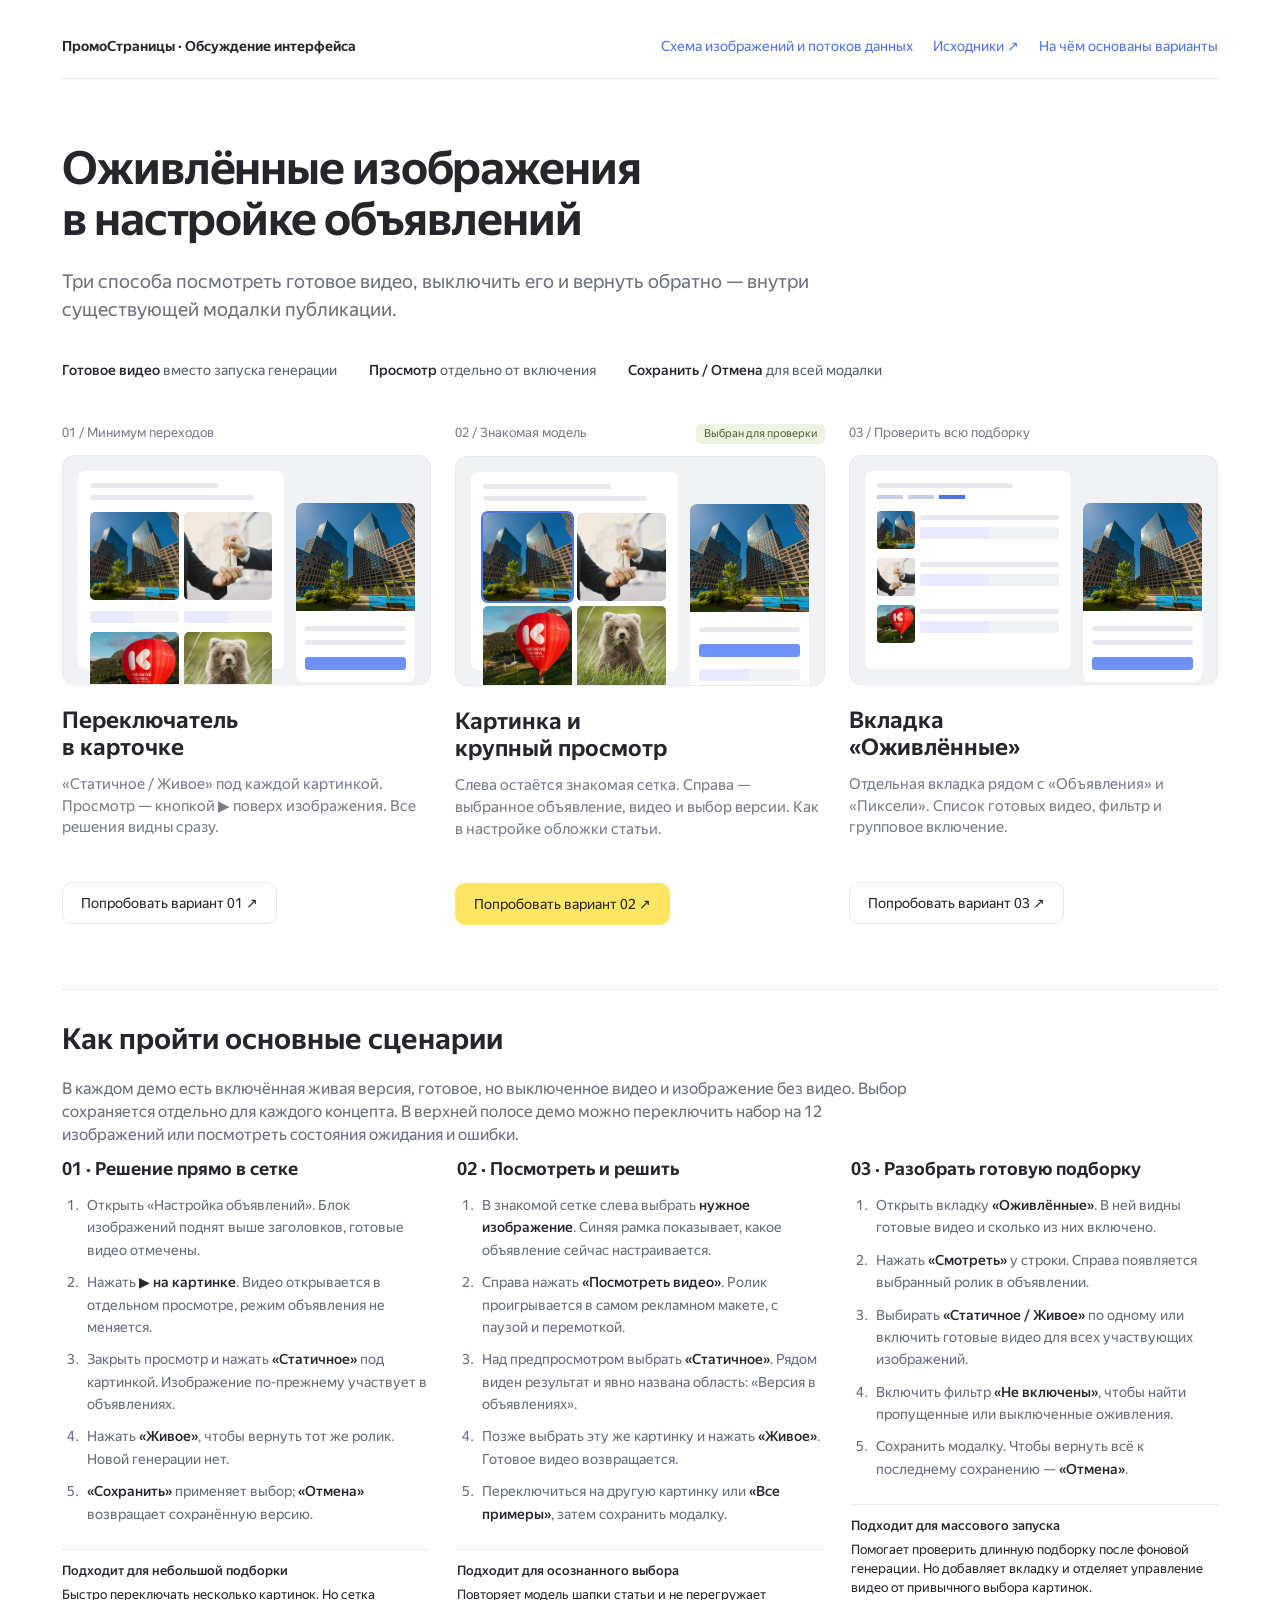
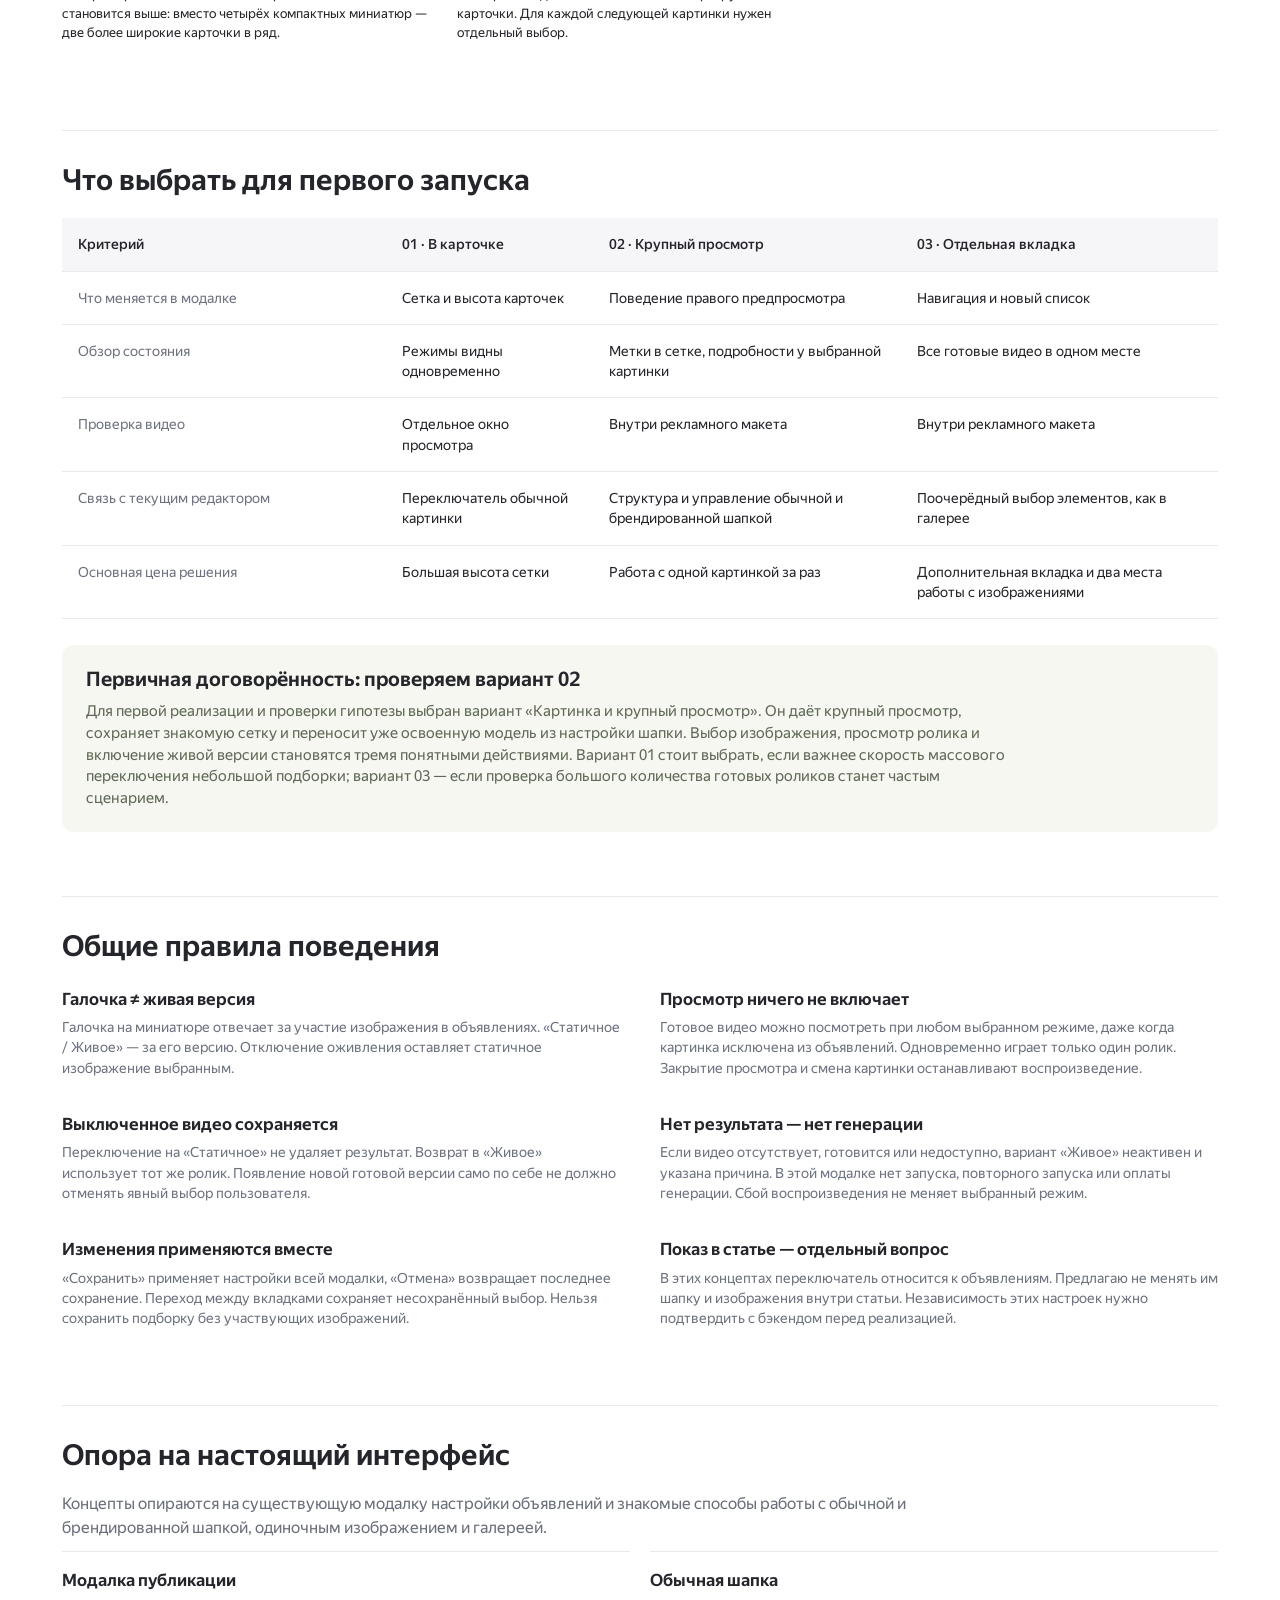
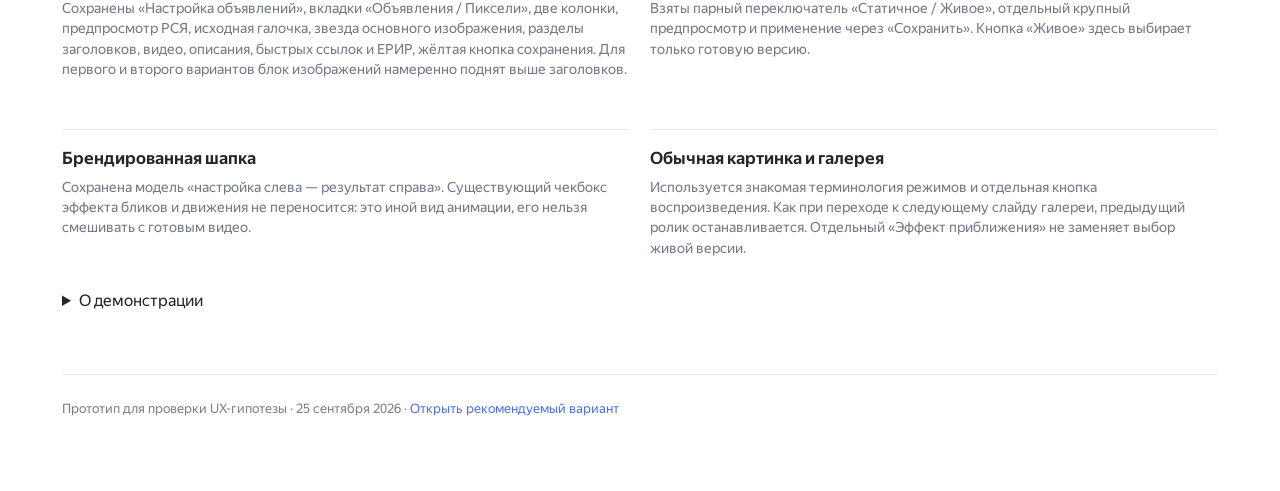
<file: index.html>
<!doctype html>
<html lang="ru"><head><meta charset="utf-8"><meta name="viewport" content="width=device-width,initial-scale=1"><title>Оживлённые изображения — три концепта для модалки публикации</title><link rel="stylesheet" href="style.css"></head>
<body class="index-page"><main class="index-wrap">
<header class="index-top"><strong>ПромоСтраницы · Обсуждение интерфейса</strong><nav class="links"><a href="publication-image-sets/">Схема изображений и потоков данных</a><a href="https://github.com/UnidentifiedRaccoon/promopages-animation-concepts" target="_blank" rel="noreferrer">Исходники ↗</a><a href="#references">На чём основаны варианты</a></nav></header>
<section class="intro"><h1>Оживлённые изображения<br>в настройке объявлений</h1><p>Три способа посмотреть готовое видео, выключить его и вернуть обратно — внутри существующей модалки публикации.</p></section>
<div class="principle"><span><b>Готовое видео</b> вместо запуска генерации</span><span><b>Просмотр</b> отдельно от включения</span><span><b>Сохранить / Отмена</b> для всей модалки</span></div>
<section class="concepts" aria-label="Три концепта">
<article class="concept-choice"><div class="concept-number"><span>01 / Минимум переходов</span></div><a href="concept.html?variant=cards" aria-label="Открыть концепт 1 — Переключатель в карточке"><div class="miniature" aria-hidden="true"><div class="mini-left"><div class="mini-line" style="width:70%"></div><div class="mini-line" style="width:90%"></div><div class="mini-grid"><div><img src="assets/image-1.jpg" alt=""><div class="mini-seg"></div></div><div><img src="assets/image-2.jpg" alt=""><div class="mini-seg"></div></div><div><img src="assets/image-3.jpg" alt=""><div class="mini-seg"></div></div><div><img src="assets/bear.jpg" alt=""><div class="mini-seg"></div></div></div></div><div class="mini-right"><img src="assets/image-1.jpg" alt=""><div class="mini-line"></div><div class="mini-line"></div><div class="mini-btn"></div></div></div></a><h2>Переключатель<br>в карточке</h2><p>«Статичное / Живое» под каждой картинкой. Просмотр — кнопкой ▶ поверх изображения. Все решения видны сразу.</p><a class="button" href="concept.html?variant=cards">Попробовать вариант 01 ↗</a></article>
<article class="concept-choice"><div class="concept-number"><span>02 / Знакомая модель</span><span class="recommend">Выбран для проверки</span></div><a href="concept.html?variant=inspector" aria-label="Открыть концепт 2 — Картинка и крупный просмотр"><div class="miniature" aria-hidden="true"><div class="mini-left"><div class="mini-line" style="width:70%"></div><div class="mini-line" style="width:90%"></div><div class="mini-grid"><img style="outline:2px solid #4e73ef" src="assets/image-1.jpg" alt=""><img src="assets/image-2.jpg" alt=""><img src="assets/image-3.jpg" alt=""><img src="assets/bear.jpg" alt=""></div><div class="mini-line" style="margin-top:14px"></div><div class="mini-line" style="width:70%"></div></div><div class="mini-right"><img src="assets/image-1.jpg" alt=""><div class="mini-line"></div><div class="mini-btn"></div><div class="mini-seg" style="margin:12px 9px"></div></div></div></a><h2>Картинка и<br>крупный просмотр</h2><p>Слева остаётся знакомая сетка. Справа — выбранное объявление, видео и выбор версии. Как в настройке обложки статьи.</p><a class="button accent" href="concept.html?variant=inspector">Попробовать вариант 02 ↗</a></article>
<article class="concept-choice"><div class="concept-number"><span>03 / Проверить всю подборку</span></div><a href="concept.html?variant=review" aria-label="Открыть концепт 3 — Вкладка Оживлённые"><div class="miniature" aria-hidden="true"><div class="mini-left"><div class="mini-line" style="width:75%"></div><div class="mini-tabs"><span></span><span></span><span></span></div><div class="mini-row"><img src="assets/image-1.jpg" alt=""><div><div class="mini-line"></div><div class="mini-seg"></div></div></div><div class="mini-row"><img src="assets/image-2.jpg" alt=""><div><div class="mini-line"></div><div class="mini-seg"></div></div></div><div class="mini-row"><img src="assets/image-3.jpg" alt=""><div><div class="mini-line"></div><div class="mini-seg"></div></div></div></div><div class="mini-right"><img src="assets/image-1.jpg" alt=""><div class="mini-line"></div><div class="mini-line"></div><div class="mini-btn"></div></div></div></a><h2>Вкладка<br>«Оживлённые»</h2><p>Отдельная вкладка рядом с «Объявления» и «Пиксели». Список готовых видео, фильтр и групповое включение.</p><a class="button" href="concept.html?variant=review">Попробовать вариант 03 ↗</a></article>
</section>
<section class="content-section"><h2>Как пройти основные сценарии</h2><p>В каждом демо есть включённая живая версия, готовое, но выключенное видео и изображение без видео. Выбор сохраняется отдельно для каждого концепта. В верхней полосе демо можно переключить набор на 12 изображений или посмотреть состояния ожидания и ошибки.</p>
<div class="journeys">
<article class="journey"><h3>01 · Решение прямо в сетке</h3><ol><li>Открыть «Настройка объявлений». Блок изображений поднят выше заголовков, готовые видео отмечены.</li><li>Нажать <b>▶ на картинке</b>. Видео открывается в отдельном просмотре, режим объявления не меняется.</li><li>Закрыть просмотр и нажать <b>«Статичное»</b> под картинкой. Изображение по-прежнему участвует в объявлениях.</li><li>Нажать <b>«Живое»</b>, чтобы вернуть тот же ролик. Новой генерации нет.</li><li><b>«Сохранить»</b> применяет выбор; <b>«Отмена»</b> возвращает сохранённую версию.</li></ol><p class="tradeoff"><b>Подходит для небольшой подборки</b>Быстро переключать несколько картинок. Но сетка становится выше: вместо четырёх компактных миниатюр — две более широкие карточки в ряд.</p></article>
<article class="journey"><h3>02 · Посмотреть и решить</h3><ol><li>В знакомой сетке слева выбрать <b>нужное изображение</b>. Синяя рамка показывает, какое объявление сейчас настраивается.</li><li>Справа нажать <b>«Посмотреть видео»</b>. Ролик проигрывается в самом рекламном макете, с паузой и перемоткой.</li><li>Над предпросмотром выбрать <b>«Статичное»</b>. Рядом виден результат и явно названа область: «Версия в объявлениях».</li><li>Позже выбрать эту же картинку и нажать <b>«Живое»</b>. Готовое видео возвращается.</li><li>Переключиться на другую картинку или <b>«Все примеры»</b>, затем сохранить модалку.</li></ol><p class="tradeoff"><b>Подходит для осознанного выбора</b>Повторяет модель шапки статьи и не перегружает карточки. Для каждой следующей картинки нужен отдельный выбор.</p></article>
<article class="journey"><h3>03 · Разобрать готовую подборку</h3><ol><li>Открыть вкладку <b>«Оживлённые»</b>. В ней видны готовые видео и сколько из них включено.</li><li>Нажать <b>«Смотреть»</b> у строки. Справа появляется выбранный ролик в объявлении.</li><li>Выбирать <b>«Статичное / Живое»</b> по одному или включить готовые видео для всех участвующих изображений.</li><li>Включить фильтр <b>«Не включены»</b>, чтобы найти пропущенные или выключенные оживления.</li><li>Сохранить модалку. Чтобы вернуть всё к последнему сохранению — <b>«Отмена»</b>.</li></ol><p class="tradeoff"><b>Подходит для массового запуска</b>Помогает проверить длинную подборку после фоновой генерации. Но добавляет вкладку и отделяет управление видео от привычного выбора картинок.</p></article>
</div></section>
<section class="content-section"><h2>Что выбрать для первого запуска</h2><div class="comparison"><table><thead><tr><th>Критерий</th><th>01 · В карточке</th><th>02 · Крупный просмотр</th><th>03 · Отдельная вкладка</th></tr></thead><tbody><tr><td>Что меняется в модалке</td><td>Сетка и высота карточек</td><td>Поведение правого предпросмотра</td><td>Навигация и новый список</td></tr><tr><td>Обзор состояния</td><td>Режимы видны одновременно</td><td>Метки в сетке, подробности у выбранной картинки</td><td>Все готовые видео в одном месте</td></tr><tr><td>Проверка видео</td><td>Отдельное окно просмотра</td><td>Внутри рекламного макета</td><td>Внутри рекламного макета</td></tr><tr><td>Связь с текущим редактором</td><td>Переключатель обычной картинки</td><td>Структура и управление обычной и брендированной шапкой</td><td>Поочерёдный выбор элементов, как в галерее</td></tr><tr><td>Основная цена решения</td><td>Большая высота сетки</td><td>Работа с одной картинкой за раз</td><td>Дополнительная вкладка и два места работы с изображениями</td></tr></tbody></table></div><div class="recommendation"><h3>Первичная договорённость: проверяем вариант 02</h3><p>Для первой реализации и проверки гипотезы выбран вариант «Картинка и крупный просмотр». Он даёт крупный просмотр, сохраняет знакомую сетку и переносит уже освоенную модель из настройки шапки. Выбор изображения, просмотр ролика и включение живой версии становятся тремя понятными действиями. Вариант 01 стоит выбрать, если важнее скорость массового переключения небольшой подборки; вариант 03 — если проверка большого количества готовых роликов станет частым сценарием.</p></div></section>
<section class="content-section"><h2>Общие правила поведения</h2><div class="rules">
<article><h3>Галочка ≠ живая версия</h3><p>Галочка на миниатюре отвечает за участие изображения в объявлениях. «Статичное / Живое» — за его версию. Отключение оживления оставляет статичное изображение выбранным.</p></article>
<article><h3>Просмотр ничего не включает</h3><p>Готовое видео можно посмотреть при любом выбранном режиме, даже когда картинка исключена из объявлений. Одновременно играет только один ролик. Закрытие просмотра и смена картинки останавливают воспроизведение.</p></article>
<article><h3>Выключенное видео сохраняется</h3><p>Переключение на «Статичное» не удаляет результат. Возврат в «Живое» использует тот же ролик. Появление новой готовой версии само по себе не должно отменять явный выбор пользователя.</p></article>
<article><h3>Нет результата — нет генерации</h3><p>Если видео отсутствует, готовится или недоступно, вариант «Живое» неактивен и указана причина. В этой модалке нет запуска, повторного запуска или оплаты генерации. Сбой воспроизведения не меняет выбранный режим.</p></article>
<article><h3>Изменения применяются вместе</h3><p>«Сохранить» применяет настройки всей модалки, «Отмена» возвращает последнее сохранение. Переход между вкладками сохраняет несохранённый выбор. Нельзя сохранить подборку без участвующих изображений.</p></article>
<article><h3>Показ в статье — отдельный вопрос</h3><p>В этих концептах переключатель относится к объявлениям. Предлагаю не менять им шапку и изображения внутри статьи. Независимость этих настроек нужно подтвердить с бэкендом перед реализацией.</p></article>
</div></section>
<section class="content-section" id="references"><h2>Опора на настоящий интерфейс</h2><p>Концепты опираются на существующую модалку настройки объявлений и знакомые способы работы с обычной и брендированной шапкой, одиночным изображением и галереей.</p>
<div class="reference-grid"><article><h3>Модалка публикации</h3><p>Сохранены «Настройка объявлений», вкладки «Объявления / Пиксели», две колонки, предпросмотр РСЯ, исходная галочка, звезда основного изображения, разделы заголовков, видео, описания, быстрых ссылок и ЕРИР, жёлтая кнопка сохранения. Для первого и второго вариантов блок изображений намеренно поднят выше заголовков.</p></article><article><h3>Обычная шапка</h3><p>Взяты парный переключатель «Статичное / Живое», отдельный крупный предпросмотр и применение через «Сохранить». Кнопка «Живое» здесь выбирает только готовую версию.</p></article><article><h3>Брендированная шапка</h3><p>Сохранена модель «настройка слева — результат справа». Существующий чекбокс эффекта бликов и движения не переносится: это иной вид анимации, его нельзя смешивать с готовым видео.</p></article><article><h3>Обычная картинка и галерея</h3><p>Используется знакомая терминология режимов и отдельная кнопка воспроизведения. Как при переходе к следующему слайду галереи, предыдущий ролик останавливается. Отдельный «Эффект приближения» не заменяет выбор живой версии.</p></article></div>
<details class="references-details"><summary>О демонстрации</summary><p>Это интерактивный HTML-прототип предлагаемого поведения. Видеопримеры уже подготовлены; кнопки запуска новой генерации нет.</p><p>Работают переключение версий, участие изображения в объявлениях, просмотр видео, сохранение и отмена, восстановление карточки, добавление локальных изображений, сценарии готовности и фильтр третьего варианта. Настройки сохраняются только в этом браузере.</p><p>Первичная договорённость — проверить вариант 02. Два других варианта оставлены для сравнения. Связь настроек объявлений с изображениями внутри статьи требует отдельного решения перед внедрением.</p></details>
</section><footer class="footer-note">Прототип для проверки UX-гипотезы · 25 сентября 2026 · <a href="concept.html?variant=inspector">Открыть рекомендуемый вариант</a></footer>
</main></body></html>
</file>
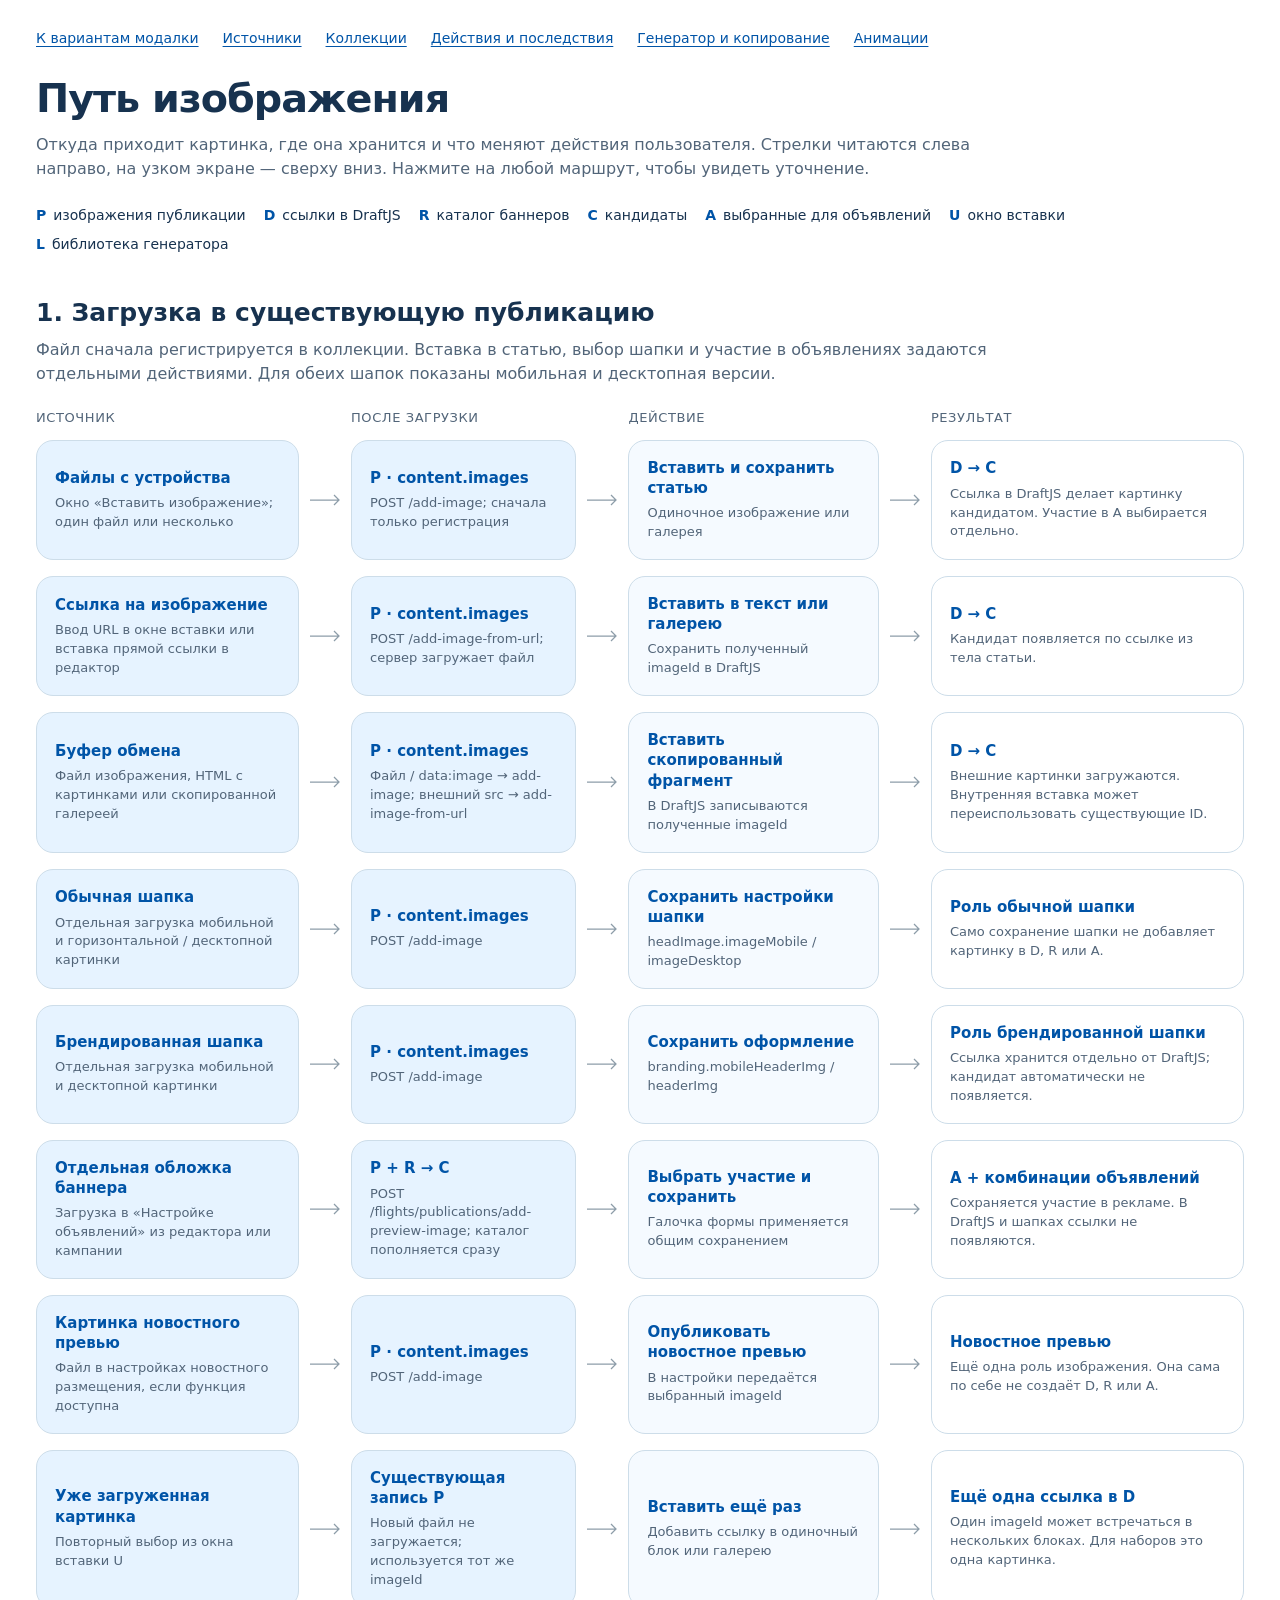
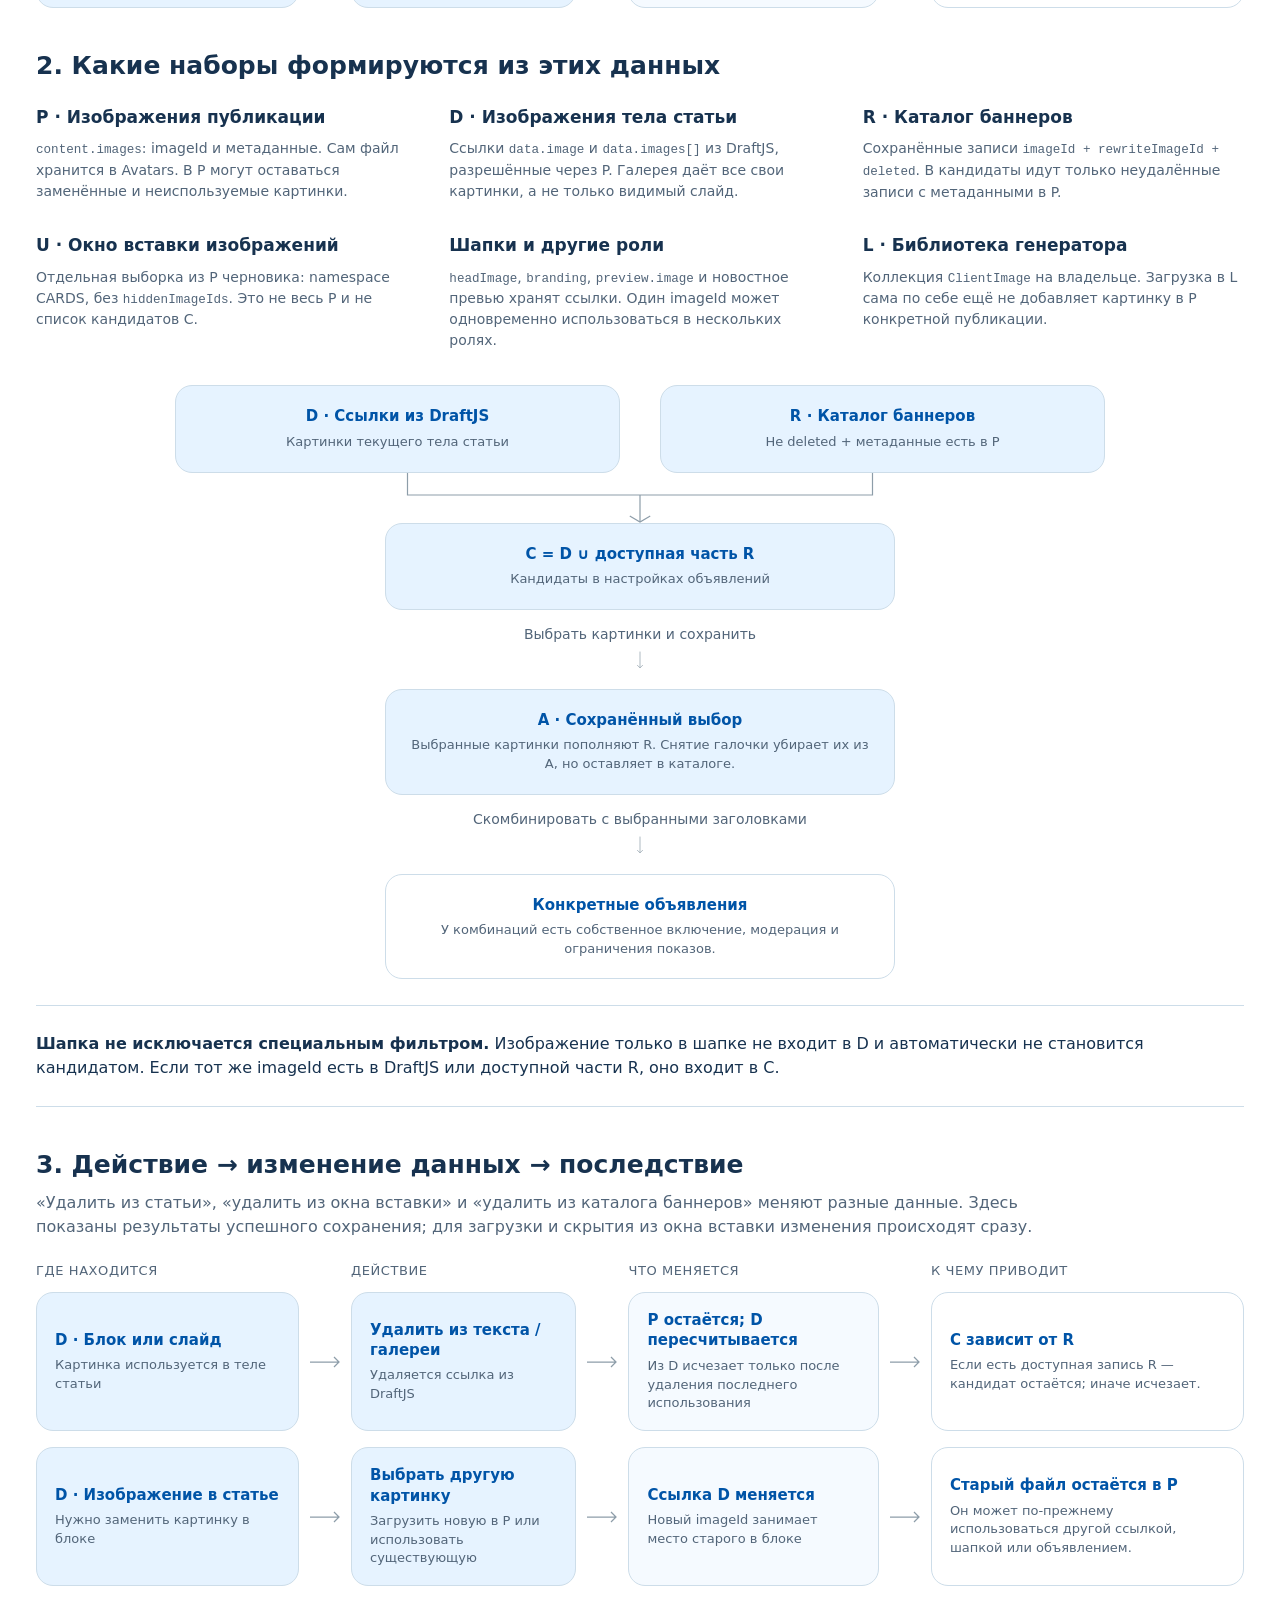
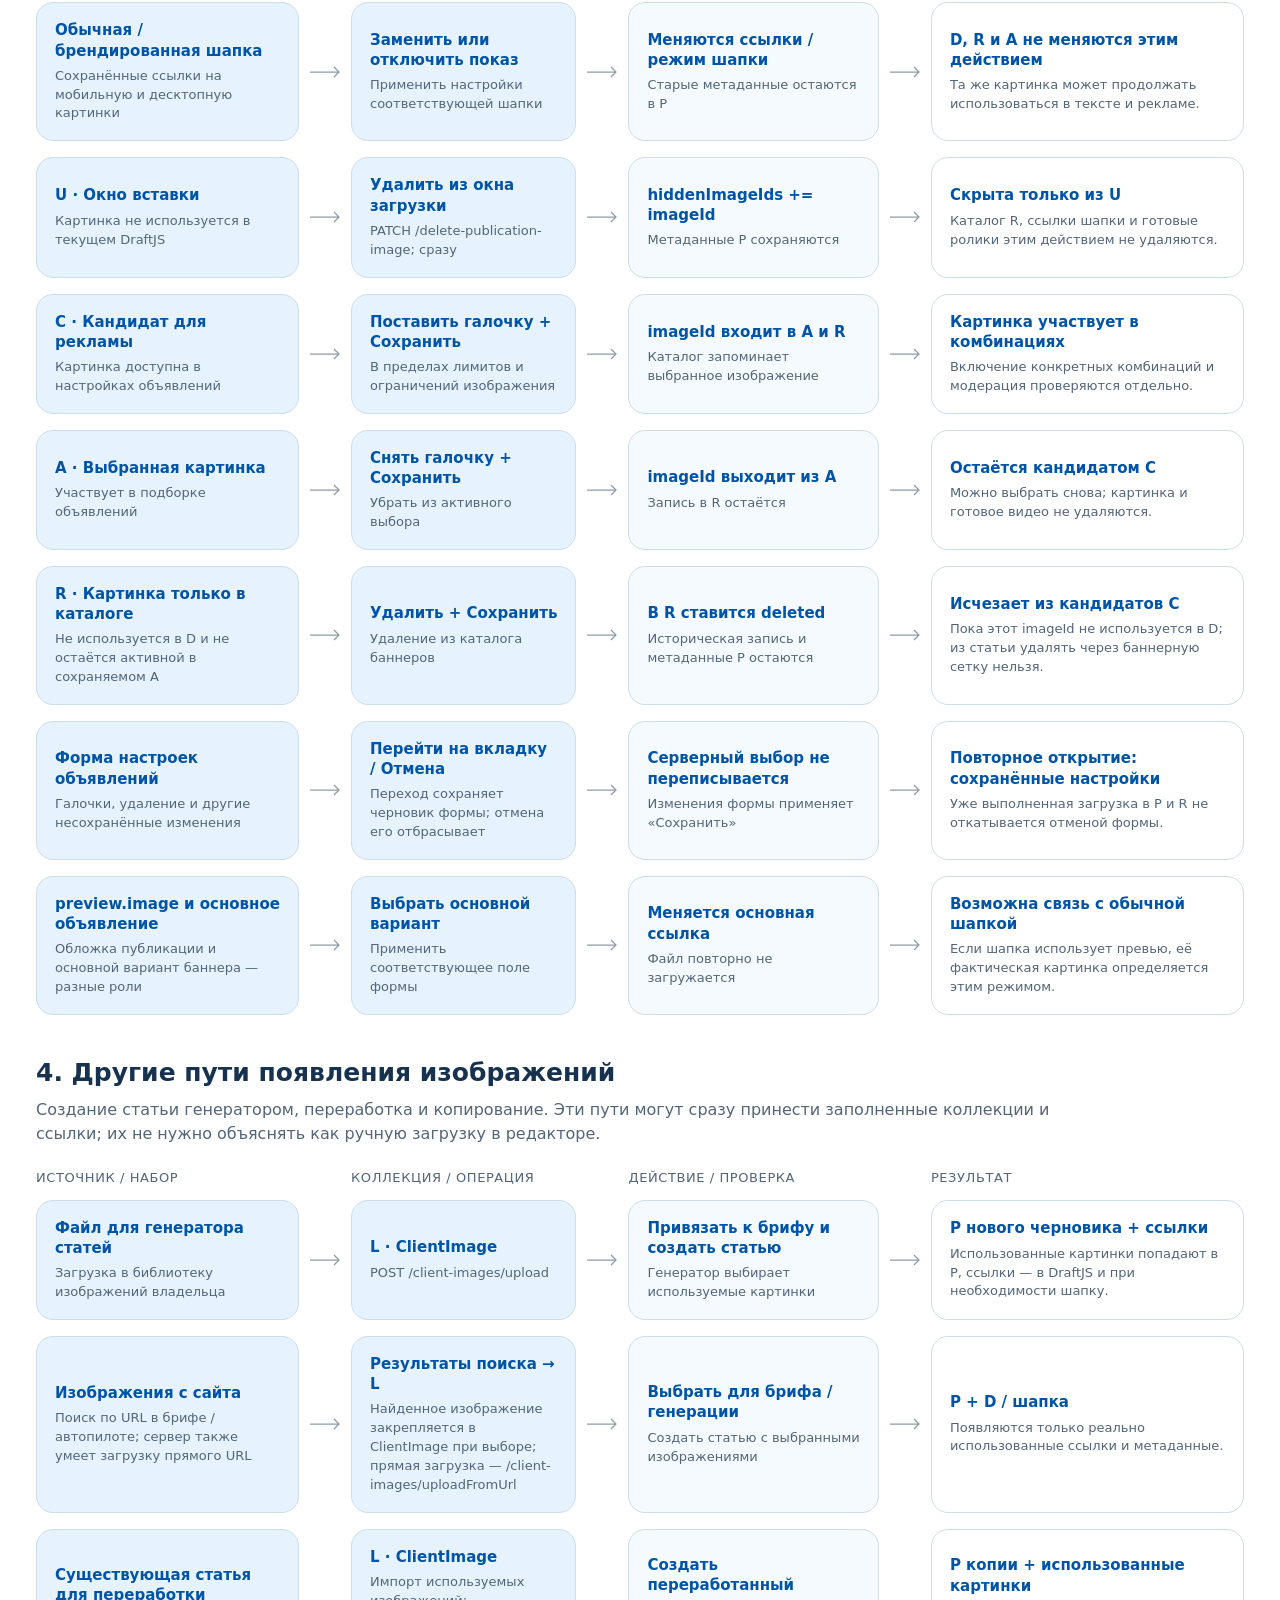
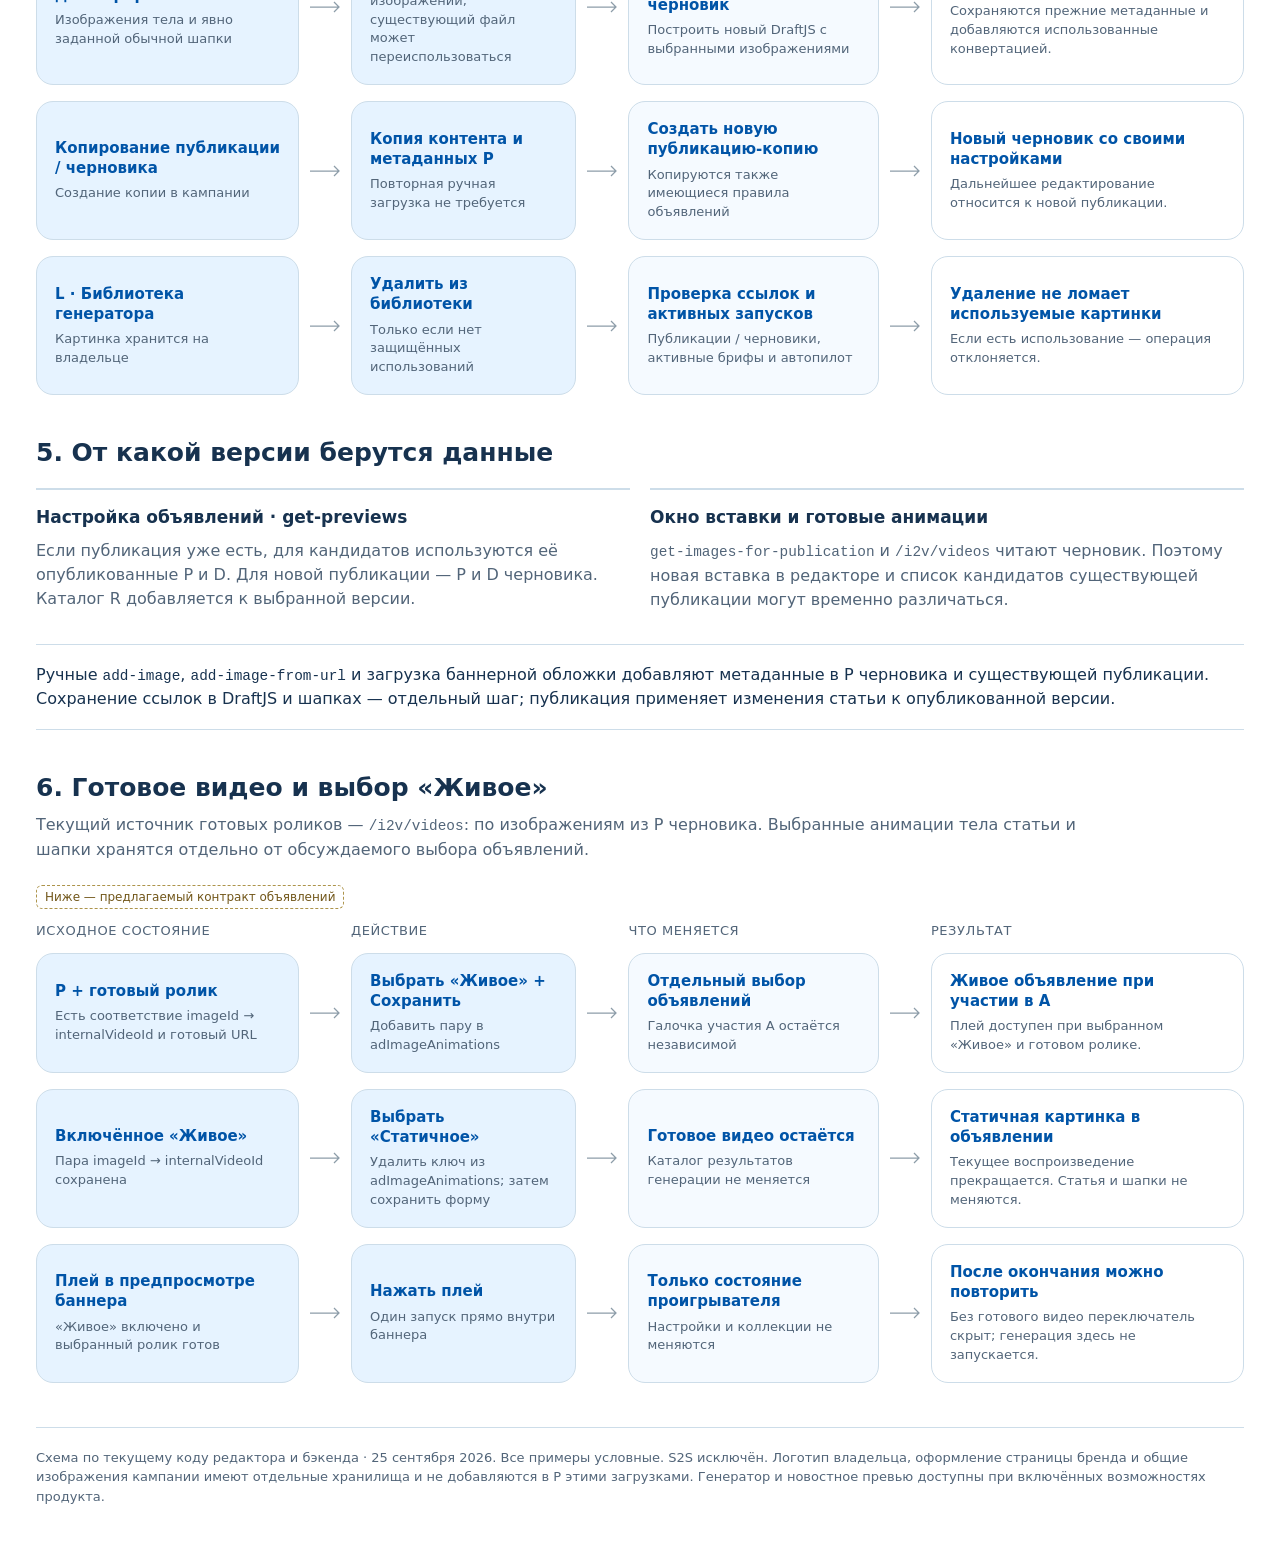
<file: publication-image-sets/index.html>
<!doctype html>
<html lang="ru">
<head>
<meta charset="utf-8">
<meta name="viewport" content="width=device-width,initial-scale=1">
<meta name="description" content="Источники изображений публикации, коллекции, доступные действия и их последствия. Схема потоков данных без S2S.">
<title>Путь изображения — от загрузки до объявления</title>
<link rel="icon" href="data:image/svg+xml,%3Csvg xmlns='http://www.w3.org/2000/svg' viewBox='0 0 32 32'%3E%3Crect width='32' height='32' rx='8' fill='%23e3f2ff'/%3E%3Cpath d='M7 11h7v10H7zm14 0h5v10h-5zm-7 5h7m-3-3 3 3-3 3' fill='none' stroke='%230052a3' stroke-width='2'/%3E%3C/svg%3E">
<style>
  :root { color-scheme:light; --ink:#17324f; --muted:#526579; --blue:#0054a7; --fill:#e6f3ff; --line:#cddde9; --arrow:#8d9da9; --selected:#0759ac; --accent:#f3f9ff; }
  * { box-sizing:border-box; }
  body { margin:0; background:#fff; color:var(--ink); font:16px/1.5 system-ui,-apple-system,BlinkMacSystemFont,"Segoe UI",sans-serif; }
  .page { max-width:1440px; padding:28px 36px 48px; margin:auto; }
  a { color:var(--blue); text-underline-offset:3px; }
  nav { display:flex; flex-wrap:wrap; gap:12px 24px; font-size:14px; }
  h1 { font-size:clamp(28px,3.1vw,40px); line-height:1.16; letter-spacing:-.025em; margin:26px 0 12px; font-weight:650; }
  h2 { font-size:25px; line-height:1.25; font-weight:600; margin:0 0 10px; }
  h3 { font-size:17px; margin:0 0 6px; }
  p { margin:8px 0; }
  .lead { max-width:960px; color:var(--muted); }
  .legend { display:flex; flex-wrap:wrap; gap:8px 18px; margin:24px 0; font-size:14px; }
  .legend span { display:inline-flex; gap:7px; align-items:baseline; }
  .legend b { color:var(--blue); }
  section { margin-top:42px; scroll-margin-top:20px; }
  .section-note { color:var(--muted); max-width:1050px; margin-bottom:22px; }
  .columns,.route { display:grid; grid-template-columns:minmax(0,1.05fr) 32px minmax(0,.9fr) 32px minmax(0,1fr) 32px minmax(0,1.25fr); gap:10px; align-items:stretch; }
  .columns { margin:0 0 12px; color:var(--muted); font-size:13px; text-transform:uppercase; letter-spacing:.045em; }
  .columns span:nth-child(2) { grid-column:3; } .columns span:nth-child(3) { grid-column:5; } .columns span:nth-child(4) { grid-column:7; }
  .routes { display:grid; gap:16px; }
  .route { border:0; background:transparent; padding:0; font:inherit; color:inherit; width:100%; text-align:left; cursor:pointer; }
  .node { display:flex; flex-direction:column; justify-content:center; min-width:0; padding:17px 18px; border:1px solid var(--line); border-radius:17px; background:var(--fill); }
  .node b { color:var(--blue); font-size:15px; font-weight:600; line-height:1.35; }
  .node small { display:block; margin-top:6px; color:var(--muted); font-size:13px; line-height:1.45; overflow-wrap:anywhere; }
  .node.action { background:#f5faff; }
  .node.result { background:#fff; }
  .edge { align-self:center; width:100%; height:16px; color:var(--arrow); overflow:visible; }
  .edge path { fill:none; stroke:currentColor; stroke-width:1.25; }
  .route:hover .node { border-color:#94b3d3; }
  .route[aria-pressed="true"] .node { border-color:var(--selected); box-shadow:0 0 0 1px var(--selected); }
  .route[aria-pressed="true"] .edge { color:var(--selected); }
  .route:focus-visible { outline:3px solid #1b75d0; outline-offset:5px; border-radius:17px; }
  .route-detail { margin:20px 0 0; padding:16px 20px; border-left:3px solid var(--blue); background:var(--accent); min-height:56px; }
  .route-detail b { margin-right:6px; }
  .definition-grid { display:grid; grid-template-columns:repeat(3,minmax(0,1fr)); gap:22px 32px; margin-top:24px; }
  .definition-grid p { color:var(--muted); font-size:14px; }
  .merge { max-width:930px; margin:26px auto; }
  .merge-inputs { display:grid; grid-template-columns:1fr 1fr; gap:40px; }
  .merge .node { text-align:center; padding:20px; }
  .merge-join { display:block; height:50px; width:100%; color:var(--arrow); }
  .merge-join path { fill:none; stroke:currentColor; stroke-width:1.2; vector-effect:non-scaling-stroke; }
  .merge-output { max-width:510px; margin:auto; }
  .merge-step { display:flex; align-items:center; flex-direction:column; margin:14px 0; color:var(--muted); font-size:14px; }
  .merge-step .edge { width:18px; height:30px; transform:rotate(90deg); }
  .note { padding:18px 0; border-top:1px solid var(--line); border-bottom:1px solid var(--line); margin:24px 0; }
  .note p { max-width:1150px; }
  .versions { display:grid; grid-template-columns:1fr 1fr; gap:20px; margin-top:20px; }
  .versions article { border-top:2px solid var(--line); padding-top:15px; }
  .versions p { color:var(--muted); }
  code { font-family:ui-monospace,SFMono-Regular,Consolas,monospace; font-size:.9em; overflow-wrap:anywhere; }
  footer { margin-top:44px; padding-top:20px; border-top:1px solid var(--line); color:var(--muted); font-size:13px; }
  .proposed { display:inline-block; border:1px dashed #ad944b; color:#715619; border-radius:6px; padding:2px 8px; font-size:12px; margin:0 0 12px; }
  @media(max-width:1000px) { .page { padding:22px; } .columns,.route { gap:6px; grid-template-columns:minmax(0,1fr) 20px minmax(0,.85fr) 20px minmax(0,1fr) 20px minmax(0,1.15fr); } .node { padding:14px 12px; } }
  @media(max-width:740px) {
    .page { padding:20px 16px 36px; } nav { gap:10px 18px; } h2 { font-size:23px; }
    .columns { display:none; } .routes { gap:30px; }
    .route { display:flex; flex-direction:column; gap:0; align-items:center; }
    .node { width:100%; min-height:72px; padding:16px 18px; }
    .node::before { content:attr(data-stage); display:block; font-size:12px; color:var(--muted); margin-bottom:6px; }
    .route .edge { width:28px; height:28px; transform:rotate(90deg); }
    .definition-grid { grid-template-columns:1fr 1fr; gap:20px; }
    .merge-inputs { gap:16px; } .merge .node { padding:14px 10px; }
    .versions { grid-template-columns:1fr; } .node b { font-size:16px; } .node small { font-size:14px; }
  }
  @media(max-width:420px) { .definition-grid { grid-template-columns:1fr; } }
  @media print { nav,.route-detail { display:none; } .page { padding:0; } .route { break-inside:avoid; } section { break-before:auto; } }
</style>
</head>
<body>
<div class="page">
  <nav aria-label="Навигация"><a href="../">К вариантам модалки</a><a href="#sources">Источники</a><a href="#collections">Коллекции</a><a href="#actions">Действия и последствия</a><a href="#other-sources">Генератор и копирование</a><a href="#animation">Анимации</a></nav>
  <header><h1>Путь изображения</h1><p class="lead">Откуда приходит картинка, где она хранится и что меняют действия пользователя. Стрелки читаются слева направо, на узком экране — сверху вниз. Нажмите на любой маршрут, чтобы увидеть уточнение.</p></header>
  <div class="legend" aria-label="Обозначения"><span><b>P</b> изображения публикации</span><span><b>D</b> ссылки в DraftJS</span><span><b>R</b> каталог баннеров</span><span><b>C</b> кандидаты</span><span><b>A</b> выбранные для объявлений</span><span><b>U</b> окно вставки</span><span><b>L</b> библиотека генератора</span></div>

  <section id="sources"><h2>1. Загрузка в существующую публикацию</h2><p class="section-note">Файл сначала регистрируется в коллекции. Вставка в статью, выбор шапки и участие в объявлениях задаются отдельными действиями. Для обеих шапок показаны мобильная и десктопная версии.</p><div id="source-routes"></div></section>

  <section id="collections"><h2>2. Какие наборы формируются из этих данных</h2>
    <div class="definition-grid">
      <article><h3>P · Изображения публикации</h3><p><code>content.images</code>: imageId и метаданные. Сам файл хранится в Avatars. В P могут оставаться заменённые и неиспользуемые картинки.</p></article>
      <article><h3>D · Изображения тела статьи</h3><p>Ссылки <code>data.image</code> и <code>data.images[]</code> из DraftJS, разрешённые через P. Галерея даёт все свои картинки, а не только видимый слайд.</p></article>
      <article><h3>R · Каталог баннеров</h3><p>Сохранённые записи <code>imageId + rewriteImageId + deleted</code>. В кандидаты идут только неудалённые записи с метаданными в P.</p></article>
      <article><h3>U · Окно вставки изображений</h3><p>Отдельная выборка из P черновика: namespace CARDS, без <code>hiddenImageIds</code>. Это не весь P и не список кандидатов C.</p></article>
      <article><h3>Шапки и другие роли</h3><p><code>headImage</code>, <code>branding</code>, <code>preview.image</code> и новостное превью хранят ссылки. Один imageId может одновременно использоваться в нескольких ролях.</p></article>
      <article><h3>L · Библиотека генератора</h3><p>Коллекция <code>ClientImage</code> на владельце. Загрузка в L сама по себе ещё не добавляет картинку в P конкретной публикации.</p></article>
    </div>
    <div class="merge" role="img" aria-label="Кандидаты C объединяют D и неудалённые записи R с метаданными в P. Выбор и сохранение формируют A и пополняют R.">
      <div class="merge-inputs"><div class="node"><b>D · Ссылки из DraftJS</b><small>Картинки текущего тела статьи</small></div><div class="node"><b>R · Каталог баннеров</b><small>Не deleted + метаданные есть в P</small></div></div>
      <svg class="merge-join" viewBox="0 0 100 50" preserveAspectRatio="none" aria-hidden="true"><path d="M25 0 V22 H50 M75 0 V22 H50 V49"/><path d="M48.9 43 L50 49 L51.1 43"/></svg>
      <div class="node merge-output"><b>C = D ∪ доступная часть R</b><small>Кандидаты в настройках объявлений</small></div>
      <div class="merge-step"><span>Выбрать картинки и сохранить</span><svg class="edge" viewBox="0 0 32 16" aria-hidden="true"><path d="M1 8 H30 M25 3 L30 8 L25 13"/></svg></div>
      <div class="node merge-output"><b>A · Сохранённый выбор</b><small>Выбранные картинки пополняют R. Снятие галочки убирает их из A, но оставляет в каталоге.</small></div>
      <div class="merge-step"><span>Скомбинировать с выбранными заголовками</span><svg class="edge" viewBox="0 0 32 16" aria-hidden="true"><path d="M1 8 H30 M25 3 L30 8 L25 13"/></svg></div>
      <div class="node result merge-output"><b>Конкретные объявления</b><small>У комбинаций есть собственное включение, модерация и ограничения показов.</small></div>
    </div>
    <aside class="note"><p><b>Шапка не исключается специальным фильтром.</b> Изображение только в шапке не входит в D и автоматически не становится кандидатом. Если тот же imageId есть в DraftJS или доступной части R, оно входит в C.</p></aside>
  </section>

  <section id="actions"><h2>3. Действие → изменение данных → последствие</h2><p class="section-note">«Удалить из статьи», «удалить из окна вставки» и «удалить из каталога баннеров» меняют разные данные. Здесь показаны результаты успешного сохранения; для загрузки и скрытия из окна вставки изменения происходят сразу.</p><div id="action-routes"></div></section>

  <section id="other-sources"><h2>4. Другие пути появления изображений</h2><p class="section-note">Создание статьи генератором, переработка и копирование. Эти пути могут сразу принести заполненные коллекции и ссылки; их не нужно объяснять как ручную загрузку в редакторе.</p><div id="extra-routes"></div></section>

  <section id="versions"><h2>5. От какой версии берутся данные</h2><div class="versions"><article><h3>Настройка объявлений · get-previews</h3><p>Если публикация уже есть, для кандидатов используются её опубликованные P и D. Для новой публикации — P и D черновика. Каталог R добавляется к выбранной версии.</p></article><article><h3>Окно вставки и готовые анимации</h3><p><code>get-images-for-publication</code> и <code>/i2v/videos</code> читают черновик. Поэтому новая вставка в редакторе и список кандидатов существующей публикации могут временно различаться.</p></article></div><p class="note">Ручные <code>add-image</code>, <code>add-image-from-url</code> и загрузка баннерной обложки добавляют метаданные в P черновика и существующей публикации. Сохранение ссылок в DraftJS и шапках — отдельный шаг; публикация применяет изменения статьи к опубликованной версии.</p></section>

  <section id="animation"><h2>6. Готовое видео и выбор «Живое»</h2><p class="section-note">Текущий источник готовых роликов — <code>/i2v/videos</code>: по изображениям из P черновика. Выбранные анимации тела статьи и шапки хранятся отдельно от обсуждаемого выбора объявлений.</p><span class="proposed">Ниже — предлагаемый контракт объявлений</span><div id="animation-routes"></div></section>
  <footer>Схема по текущему коду редактора и бэкенда · 25 сентября 2026. Все примеры условные. S2S исключён. Логотип владельца, оформление страницы бренда и общие изображения кампании имеют отдельные хранилища и не добавляются в P этими загрузками. Генератор и новостное превью доступны при включённых возможностях продукта.</footer>
</div>
<script>
(() => {
  const n = (title, text) => ({title,text});
  const sourceRoutes = [
    [n('Файлы с устройства','Окно «Вставить изображение»; один файл или несколько'),n('P · content.images','POST /add-image; сначала только регистрация'),n('Вставить и сохранить статью','Одиночное изображение или галерея'),n('D → C','Ссылка в DraftJS делает картинку кандидатом. Участие в A выбирается отдельно.'),'Загрузка не равна вставке: можно загрузить несколько файлов и вставить только часть. Остальные останутся в P.'],
    [n('Ссылка на изображение','Ввод URL в окне вставки или вставка прямой ссылки в редактор'),n('P · content.images','POST /add-image-from-url; сервер загружает файл'),n('Вставить в текст или галерею','Сохранить полученный imageId в DraftJS'),n('D → C','Кандидат появляется по ссылке из тела статьи.'),'Обычная ссылка на страницу не означает загрузку картинки. Здесь показан путь URL изображения; ошибки загрузки не создают успешную вставку.'],
    [n('Буфер обмена','Файл изображения, HTML с картинками или скопированной галереей'),n('P · content.images','Файл / data:image → add-image; внешний src → add-image-from-url'),n('Вставить скопированный фрагмент','В DraftJS записываются полученные imageId'),n('D → C','Внешние картинки загружаются. Внутренняя вставка может переиспользовать существующие ID.'),'При вставке собственного фрагмента этого же редактора DraftJS может сохранить ссылки без новой загрузки. Для внешнего HTML картинки и слайды галереи загружаются через общий механизм.'],
    [n('Обычная шапка','Отдельная загрузка мобильной и горизонтальной / десктопной картинки'),n('P · content.images','POST /add-image'),n('Сохранить настройки шапки','headImage.imageMobile / imageDesktop'),n('Роль обычной шапки','Само сохранение шапки не добавляет картинку в D, R или A.'),'При использовании обложки из превью фактическая шапка может определяться preview.image. Это переиспользование ссылки, а не новая загрузка.'],
    [n('Брендированная шапка','Отдельная загрузка мобильной и десктопной картинки'),n('P · content.images','POST /add-image'),n('Сохранить оформление','branding.mobileHeaderImg / headerImg'),n('Роль брендированной шапки','Ссылка хранится отдельно от DraftJS; кандидат автоматически не появляется.'),'Обычная и брендированная шапки используют общую коллекцию P. Режим оформления определяет, какие сохранённые ссылки отображаются.'],
    [n('Отдельная обложка баннера','Загрузка в «Настройке объявлений» из редактора или кампании'),n('P + R → C','POST /flights/publications/add-preview-image; каталог пополняется сразу'),n('Выбрать участие и сохранить','Галочка формы применяется общим сохранением'),n('A + комбинации объявлений','Сохраняется участие в рекламе. В DraftJS и шапках ссылки не появляются.'),'Интерфейс может сразу поставить галочку у новой картинки в форме. На сервере загрузка сама по себе пополняет P и R; активный выбор A сохраняется отдельно.'],
    [n('Картинка новостного превью','Файл в настройках новостного размещения, если функция доступна'),n('P · content.images','POST /add-image'),n('Опубликовать новостное превью','В настройки передаётся выбранный imageId'),n('Новостное превью','Ещё одна роль изображения. Она сама по себе не создаёт D, R или A.'),'Эта загрузка использует namespace publication и общий add-image. Поэтому новостная картинка может быть в P, даже если её нет ни в тексте, ни среди баннеров.'],
    [n('Уже загруженная картинка','Повторный выбор из окна вставки U'),n('Существующая запись P','Новый файл не загружается; используется тот же imageId'),n('Вставить ещё раз','Добавить ссылку в одиночный блок или галерею'),n('Ещё одна ссылка в D','Один imageId может встречаться в нескольких блоках. Для наборов это одна картинка.'),'Удаление одной из нескольких ссылок не убирает imageId из D, пока он используется в другом блоке или слайде.']
  ];
  const actionRoutes = [
    [n('D · Блок или слайд','Картинка используется в теле статьи'),n('Удалить из текста / галереи','Удаляется ссылка из DraftJS'),n('P остаётся; D пересчитывается','Из D исчезает только после удаления последнего использования'),n('C зависит от R','Если есть доступная запись R — кандидат остаётся; иначе исчезает.'),'Удаление блока не удаляет метаданные P и не снимает сохранённое участие в объявлениях. При наличии опубликованной версии кандидаты изменятся после публикации статьи.'],
    [n('D · Изображение в статье','Нужно заменить картинку в блоке'),n('Выбрать другую картинку','Загрузить новую в P или использовать существующую'),n('Ссылка D меняется','Новый imageId занимает место старого в блоке'),n('Старый файл остаётся в P','Он может по-прежнему использоваться другой ссылкой, шапкой или объявлением.'),'Замена — изменение ссылки. Если старый imageId больше не встречается в D, его доступность для баннеров определяется сохранённым каталогом R.'],
    [n('Обычная / брендированная шапка','Сохранённые ссылки на мобильную и десктопную картинки'),n('Заменить или отключить показ','Применить настройки соответствующей шапки'),n('Меняются ссылки / режим шапки','Старые метаданные остаются в P'),n('D, R и A не меняются этим действием','Та же картинка может продолжать использоваться в тексте и рекламе.'),'В обычной шапке есть отдельное включение горизонтальной версии и режим useHeadImageFromPreview. Они влияют на отображение шапки, а не на членство картинки в каталоге баннеров.'],
    [n('U · Окно вставки','Картинка не используется в текущем DraftJS'),n('Удалить из окна загрузки','PATCH /delete-publication-image; сразу'),n('hiddenImageIds += imageId','Метаданные P сохраняются'),n('Скрыта только из U','Каталог R, ссылки шапки и готовые ролики этим действием не удаляются.'),'Это hidePublicationImage, а не физическое удаление файла. UI запрещает удалять из этого окна картинки, которые используются в текущем теле статьи. Фильтр hiddenImageIds не применяется при сборке C.'],
    [n('C · Кандидат для рекламы','Картинка доступна в настройках объявлений'),n('Поставить галочку + Сохранить','В пределах лимитов и ограничений изображения'),n('imageId входит в A и R','Каталог запоминает выбранное изображение'),n('Картинка участвует в комбинациях','Включение конкретных комбинаций и модерация проверяются отдельно.'),'Наличие в D или C не означает, что пользователь сохранил участие в A. Для ещё не настроенных объявлений существуют начальные значения по умолчанию; это не явное сохранение пользователя.'],
    [n('A · Выбранная картинка','Участвует в подборке объявлений'),n('Снять галочку + Сохранить','Убрать из активного выбора'),n('imageId выходит из A','Запись в R остаётся'),n('Остаётся кандидатом C','Можно выбрать снова; картинка и готовое видео не удаляются.'),'Снятие галочки участия и «Статичное / Живое» — независимые настройки. Отключение участия не меняет тело статьи или шапку.'],
    [n('R · Картинка только в каталоге','Не используется в D и не остаётся активной в сохраняемом A'),n('Удалить + Сохранить','Удаление из каталога баннеров'),n('В R ставится deleted','Историческая запись и метаданные P остаются'),n('Исчезает из кандидатов C','Пока этот imageId не используется в D; из статьи удалять через баннерную сетку нельзя.'),'Бэкенд проверяет два условия: картинка не входит в сохраняемый активный набор и разрешена к удалению как PRESENT_IN_PREVIEWS_ONLY. До сохранения удаление можно отменить вместе с формой.'],
    [n('Форма настроек объявлений','Галочки, удаление и другие несохранённые изменения'),n('Перейти на вкладку / Отмена','Переход сохраняет черновик формы; отмена его отбрасывает'),n('Серверный выбор не переписывается','Изменения формы применяет «Сохранить»'),n('Повторное открытие: сохранённые настройки','Уже выполненная загрузка в P и R не откатывается отменой формы.'),'Важно различать запрос загрузки и отправку всей формы. Загруженный файл может остаться в коллекции, даже если последующее редактирование настроек отменили.'],
    [n('preview.image и основное объявление','Обложка публикации и основной вариант баннера — разные роли'),n('Выбрать основной вариант','Применить соответствующее поле формы'),n('Меняется основная ссылка','Файл повторно не загружается'),n('Возможна связь с обычной шапкой','Если шапка использует превью, её фактическая картинка определяется этим режимом.'),'Нельзя автоматически считать preview.image, mainImage основного объявления и headImage одним полем. В бэкенде это разные настройки; взаимосвязь зависит от useHeadImageFromPreview и контекста показа.']
  ];
  const extraRoutes = [
    [n('Файл для генератора статей','Загрузка в библиотеку изображений владельца'),n('L · ClientImage','POST /client-images/upload'),n('Привязать к брифу и создать статью','Генератор выбирает используемые картинки'),n('P нового черновика + ссылки','Использованные картинки попадают в P, ссылки — в DraftJS и при необходимости шапку.'),'Не вся библиотека L копируется в каждую публикацию. При создании P собирается из картинок, использованных конвертацией, и явно выбранной шапки.'],
    [n('Изображения с сайта','Поиск по URL в брифе / автопилоте; сервер также умеет загрузку прямого URL'),n('Результаты поиска → L','Найденное изображение закрепляется в ClientImage при выборе; прямая загрузка — /client-images/uploadFromUrl'),n('Выбрать для брифа / генерации','Создать статью с выбранными изображениями'),n('P + D / шапка','Появляются только реально использованные ссылки и метаданные.'),'Поисковая выдача хранится отдельно как UrlImageHarvest. Результат поиска ещё не равен постоянной записи L и тем более не равен картинке конкретной публикации P.'],
    [n('Существующая статья для переработки','Изображения тела и явно заданной обычной шапки'),n('L · ClientImage','Импорт используемых изображений; существующий файл может переиспользоваться'),n('Создать переработанный черновик','Построить новый DraftJS с выбранными изображениями'),n('P копии + использованные картинки','Сохраняются прежние метаданные и добавляются использованные конвертацией.'),'Импорт для переработки берёт DraftJS и imageMobile / imageDesktop обычной шапки; это не произвольное копирование всей P в библиотеку. Брендированная шапка не включается этим конкретным сборщиком.'],
    [n('Копирование публикации / черновика','Создание копии в кампании'),n('Копия контента и метаданных P','Повторная ручная загрузка не требуется'),n('Создать новую публикацию-копию','Копируются также имеющиеся правила объявлений'),n('Новый черновик со своими настройками','Дальнейшее редактирование относится к новой публикации.'),'Это отдельный путь появления заполненного P. Наличие картинок и настроек баннеров в копии не означает, что они были загружены через окно вставки или add-preview-image для этой копии.'],
    [n('L · Библиотека генератора','Картинка хранится на владельце'),n('Удалить из библиотеки','Только если нет защищённых использований'),n('Проверка ссылок и активных запусков','Публикации / черновики, активные брифы и автопилот'),n('Удаление не ломает используемые картинки','Если есть использование — операция отклоняется.'),'Удаление из библиотеки ClientImage не нужно путать ни с hiddenImageIds окна вставки, ни с deleted каталога баннеров. У каждого механизма собственная проверка и область действия.']
  ];
  const animationRoutes = [
    [n('P + готовый ролик','Есть соответствие imageId → internalVideoId и готовый URL'),n('Выбрать «Живое» + Сохранить','Добавить пару в adImageAnimations'),n('Отдельный выбор объявлений','Галочка участия A остаётся независимой'),n('Живое объявление при участии в A','Плей доступен при выбранном «Живое» и готовом ролике.'),'Это предлагаемый контракт. Готовность ролика, участие картинки в A и наличие ключа в adImageAnimations — три разных условия.'],
    [n('Включённое «Живое»','Пара imageId → internalVideoId сохранена'),n('Выбрать «Статичное»','Удалить ключ из adImageAnimations; затем сохранить форму'),n('Готовое видео остаётся','Каталог результатов генерации не меняется'),n('Статичная картинка в объявлении','Текущее воспроизведение прекращается. Статья и шапки не меняются.'),'Чтобы при нескольких готовых роликах повторное включение гарантированно возвращало тот же internalVideoId, нужно отдельно определить сохранение последнего выбора. Отсутствие ключа само по себе не хранит ID выключенного ролика; enabled для этого не обязателен.'],
    [n('Плей в предпросмотре баннера','«Живое» включено и выбранный ролик готов'),n('Нажать плей','Один запуск прямо внутри баннера'),n('Только состояние проигрывателя','Настройки и коллекции не меняются'),n('После окончания можно повторить','Без готового видео переключатель скрыт; генерация здесь не запускается.'),'Этот маршрут описывает согласованное целевое поведение. Демо объясняет потоки данных и не отправляет запросы изменения реальной публикации.']
  ];
  const arrow = () => {
    const el = document.createElementNS('http://www.w3.org/2000/svg','svg');
    el.setAttribute('class','edge'); el.setAttribute('viewBox','0 0 32 16'); el.setAttribute('aria-hidden','true');
    const path = document.createElementNS(el.namespaceURI,'path'); path.setAttribute('d','M1 8 H30 M25 3 L30 8 L25 13'); el.append(path); return el;
  };
  function render(id, stages, routes) {
    const root = document.getElementById(id);
    const columns = document.createElement('div'); columns.className='columns'; columns.setAttribute('aria-hidden','true');
    for (const name of stages) { const span=document.createElement('span'); span.textContent=name; columns.append(span); }
    const list=document.createElement('div'); list.className='routes';
    const detail=document.createElement('p'); detail.className='route-detail'; detail.setAttribute('aria-live','polite');
    detail.hidden=true;
    routes.forEach((route,i) => {
      const button=document.createElement('button'); button.type='button'; button.className='route'; button.setAttribute('aria-pressed','false');
      route.slice(0,4).forEach((node,j) => {
        if(j) button.append(arrow());
        const box=document.createElement('span'); box.className='node'+(j===2?' action':j===3?' result':''); box.dataset.stage=stages[j];
        const title=document.createElement('b'); title.textContent=node.title;
        const text=document.createElement('small'); text.textContent=node.text; box.append(title,text); button.append(box);
      });
      button.addEventListener('click',() => {
        const active=button.getAttribute('aria-pressed')!=='true';
        list.querySelectorAll('button').forEach(el=>el.setAttribute('aria-pressed','false'));
        button.setAttribute('aria-pressed',String(active));
        detail.textContent=route[4]; detail.hidden=!active;
        if(active) button.after(detail);
      });
      list.append(button);
    });
    root.append(columns,list,detail);
  }
  render('source-routes',['Источник','После загрузки','Действие','Результат'],sourceRoutes);
  render('action-routes',['Где находится','Действие','Что меняется','К чему приводит'],actionRoutes);
  render('extra-routes',['Источник / набор','Коллекция / операция','Действие / проверка','Результат'],extraRoutes);
  render('animation-routes',['Исходное состояние','Действие','Что меняется','Результат'],animationRoutes);
})();
</script>
</body>
</html>
</file>
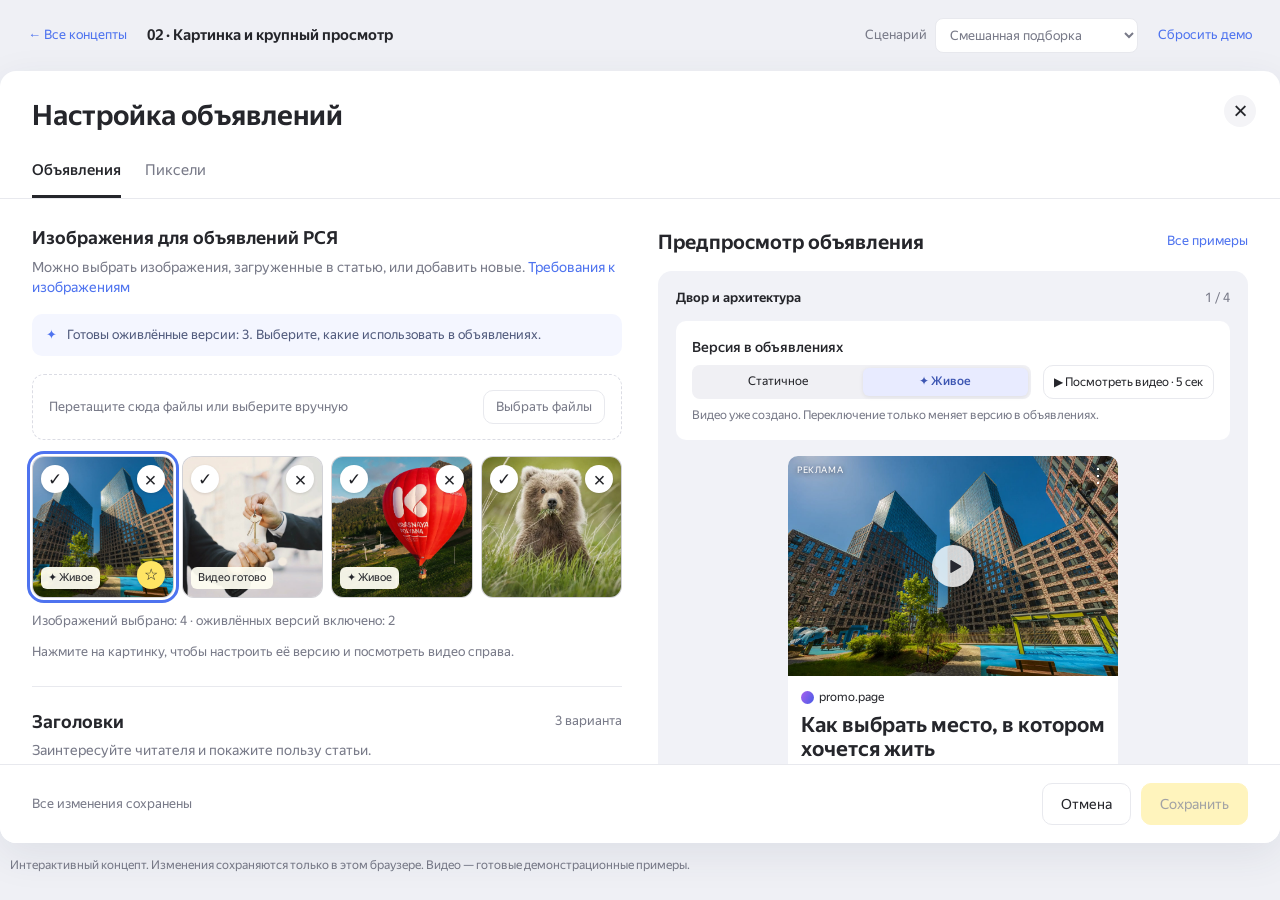
<file: concept.html>
<!doctype html>
<html lang="ru"><head><meta charset="utf-8"><meta name="viewport" content="width=device-width,initial-scale=1"><title>Настройка объявлений — концепт</title><link rel="stylesheet" href="style.css"></head>
<body class="prototype-page">
<div class="demo-toolbar"><a href="index.html">← Все концепты</a><strong id="concept-name"></strong><label>Сценарий <select id="scenario"><option value="mixed">Смешанная подборка</option><option value="ready">Все видео готовы</option><option value="none">Нет готовых видео</option><option value="many">12 изображений</option></select></label><button id="reset" class="quiet">Сбросить демо</button></div>
<main class="modal" aria-label="Настройка объявлений">
 <header class="modal-header"><h1>Настройка объявлений</h1><button id="close" class="icon-btn" aria-label="Закрыть настройки">×</button><nav id="tabs" aria-label="Разделы настроек"></nav></header>
 <div id="modal-content" class="modal-content"></div>
 <footer class="modal-footer"><span id="save-state" role="status">Все изменения сохранены</span><button id="cancel" class="button">Отмена</button><button id="save" class="button accent">Сохранить</button></footer>
</main>
<p class="demo-note">Интерактивный концепт. Изменения сохраняются только в этом браузере. Видео — готовые демонстрационные примеры.</p>
<dialog id="video-dialog" class="video-dialog"><header><div><h2 id="video-title">Просмотр оживлённого изображения</h2><p id="video-caption"></p></div><button class="icon-btn" id="video-close" aria-label="Закрыть видео">×</button></header><video id="player" controls playsinline muted preload="metadata"></video><p>Просмотр не меняет выбранную версию изображения.</p><p id="video-error" role="alert" hidden>Не удалось загрузить видео. Закройте просмотр и попробуйте ещё раз.</p></dialog>
<div id="toast" class="toast" role="status" hidden></div>
<script src="concept.js"></script>
</body></html>
</file>
<file: style.css>
@font-face{font-family:YS;src:url('assets/text-regular.woff2')}@font-face{font-family:YS;src:url('assets/text-medium.woff2');font-weight:500}@font-face{font-family:YS;src:url('assets/text-bold.woff2');font-weight:700}
:root{--ink:#25262b;--muted:#787a88;--line:#e8e9ee;--soft:#f4f4f7;--blue:#4e73ef;--yellow:#ffe564;--r:12px}*{box-sizing:border-box}body{margin:0;color:var(--ink);font:16px/1.45 YS,Arial,sans-serif}button,input,select,textarea{font:inherit;color:inherit}button,a,input,select{touch-action:manipulation}button{cursor:pointer}button:disabled{cursor:default;opacity:.42}button:focus-visible,a:focus-visible,select:focus-visible,input:focus-visible{outline:3px solid #7090ff;outline-offset:3px}a{color:var(--blue);text-decoration:none}a:hover{text-decoration:underline}button{border:0}p{margin:0 0 12px}h1,h2,h3,h4{line-height:1.2;margin:0}h1{font-size:28px;font-weight:700}h2{font-size:22px}h3{font-size:18px}h4{font-size:16px}small,.small{font-size:13px}.muted{color:var(--muted)}.button{background:#fff;border:1px solid var(--line);border-radius:10px;padding:10px 18px;font-size:14px;line-height:20px;white-space:nowrap}.button:hover{background:#f5f5f8}.button.accent{background:var(--yellow);border-color:var(--yellow)}.button.accent:hover{background:#ffdc3d}.button.compact{padding:6px 12px}.button.soft{background:var(--soft);border-color:var(--soft)}.quiet{padding:5px 0;background:none;color:var(--blue);font-size:13px}.icon-btn{display:grid;place-items:center;width:32px;height:32px;border-radius:50%;background:var(--soft);font-size:24px;line-height:1}.row{display:flex;gap:12px;align-items:center}.spread{justify-content:space-between}.stack{display:flex;flex-direction:column;gap:8px}.prototype-page{background:#eff0f5;min-height:100vh}.demo-toolbar{max-width:1380px;margin:auto;padding:18px 28px;display:flex;gap:20px;align-items:center;font-size:13px}.demo-toolbar strong{flex:1;font-size:15px}.demo-toolbar label{display:flex;align-items:center;gap:8px;color:var(--muted)}select{background:white;border:1px solid var(--line);padding:8px 28px 8px 10px;border-radius:8px;font-size:13px}.modal{max-width:1302px;margin:0 auto;border-radius:16px;background:#fff;box-shadow:0 12px 40px #33395616;overflow:hidden;position:relative}.modal-header{padding:28px 32px 0;border-bottom:1px solid var(--line);position:relative}.modal-header>.icon-btn{position:absolute;right:24px;top:24px}.modal-header h1{padding-right:45px;margin-bottom:16px}.tabs{display:flex;gap:24px;align-items:center;overflow-x:auto}.tab{padding:11px 0 14px;background:none;white-space:nowrap;font-size:15px;color:var(--muted);border-bottom:3px solid transparent}.tab.active{color:var(--ink);border-color:var(--ink);font-weight:500}.count{font-size:11px;margin-left:5px;border-radius:5px;background:#eeeef3;padding:2px 5px}.modal-content{padding:28px 32px;min-height:600px}.columns{display:grid;grid-template-columns:minmax(0,1fr) minmax(0,1fr);gap:36px}.form-side{min-width:0}.preview-side{min-width:0;align-self:start;position:sticky;top:20px}.section{padding-bottom:24px;margin-bottom:24px;border-bottom:1px solid var(--line)}.section:last-child{border-bottom:0;margin-bottom:0}.section>h3{margin-bottom:8px}.section-description{font-size:14px;line-height:1.45;color:var(--muted);margin-bottom:16px}.section-description a{color:var(--blue)}.section-title{margin-bottom:8px;display:flex;justify-content:space-between;align-items:center;gap:12px}.section-title .quiet{white-space:nowrap}.upload{border:1px dashed #dbdce4;border-radius:12px;padding:15px 16px;display:flex;align-items:center;justify-content:space-between;gap:12px;font-size:13px;color:var(--muted);margin-bottom:16px}.upload .button{font-size:13px;padding:6px 12px}.images-grid{display:grid;grid-template-columns:repeat(4,minmax(0,1fr));gap:8px}.images-grid.with-modes{grid-template-columns:repeat(2,minmax(0,1fr));gap:16px 12px}.media-card{min-width:0}.thumb{aspect-ratio:1;position:relative;border-radius:12px;overflow:hidden;background:#efeff3;border:1px solid #0000001f}.thumb img{width:100%;height:100%;object-fit:cover;display:block}.thumb.selected{outline:3px solid var(--blue);outline-offset:2px}.thumb.is-off img{opacity:.45}.thumb-picker{position:absolute;inset:0;width:100%;height:100%;background:none;border-radius:10px}.circle{position:absolute;display:grid;place-items:center;background:#fff;width:28px;height:28px;border-radius:50%;font-size:17px;box-shadow:0 1px 3px #0002}.use-image{top:8px;left:8px;z-index:2}.use-image[aria-pressed=true]{color:#202126}.remove{top:8px;right:8px;font-size:20px;z-index:2}.brand-star{bottom:8px;right:8px;background:var(--yellow);font-size:16px;z-index:2}.media-badge{position:absolute;bottom:8px;left:8px;max-width:calc(100% - 44px);padding:3px 7px;background:#fffef3f0;border-radius:6px;font-size:11px;white-space:nowrap}.play-round{position:absolute;left:50%;top:50%;transform:translate(-50%,-50%);width:42px;height:42px;border-radius:50%;background:#fffc;display:grid;place-items:center;box-shadow:0 2px 12px #0002;z-index:2}.play-round svg{width:19px;height:19px;fill:#262830}.card-name{font-size:13px;margin:9px 0 6px;white-space:nowrap;overflow:hidden;text-overflow:ellipsis}.card-status{font-size:12px;color:var(--muted);min-height:20px}.mode{display:flex;border-radius:8px;background:#f0f0f4;padding:3px;gap:2px;max-width:100%}.mode button{background:none;border-radius:6px;font-size:12px;padding:5px 8px;flex:1;white-space:nowrap}.mode button[aria-checked=true]{background:white;box-shadow:0 1px 4px #00000014;font-weight:500}.mode button.live[aria-checked=true]{background:#e8ebff;color:#3d56b2}.summary-line{margin:14px 0 0;font-size:13px;color:var(--muted)}.info{display:flex;align-items:flex-start;gap:10px;background:#f4f6ff;border-radius:10px;padding:12px 14px;font-size:13px;color:#515b7d;margin:0 0 18px}.info>span:first-child{color:var(--blue)}.tiny-state{font-size:12px;color:#8c6c2e}.title-fields{display:flex;flex-direction:column;gap:8px}.title-field{display:flex;gap:8px;align-items:center}.title-field input{width:100%;min-width:0;border:1px solid var(--line);border-radius:10px;padding:9px 12px;font-size:14px}.title-field .star{color:#836d00;background:#fff0a0;border-radius:50%;height:30px;width:30px;flex-shrink:0;text-align:center;line-height:30px}.disclosure{background:none;display:flex;width:100%;justify-content:space-between;align-items:center;padding:0;text-align:left}.disclosure h3{font-size:18px}.disclosure .muted{font-size:13px;font-weight:400}.lower-block{padding:18px 0;border-bottom:1px solid var(--line)}.lower-block summary{cursor:pointer;font-size:16px;font-weight:500}.lower-block p,.lower-block label{font-size:13px;color:var(--muted);margin:14px 0}.lower-block textarea{width:100%;min-height:75px;border:1px solid var(--line);padding:10px;border-radius:10px;font-size:14px;resize:vertical}.mini-video{margin-top:14px;display:flex;align-items:center;gap:16px}.add-video{width:105px;height:105px;border-radius:12px;background:var(--soft);display:flex;flex-direction:column;align-items:center;justify-content:center;gap:4px;font-size:13px}.add-video b{font-weight:400;font-size:24px}.preview-heading{font-size:20px;margin-bottom:16px}.preview-board{background:#f1f2f7;padding:18px;border-radius:14px}.banner-grid{display:grid;grid-template-columns:1fr 1fr;gap:14px}.banner{background:white;overflow:hidden;border-radius:10px;min-width:0}.banner-media{aspect-ratio:1.23;position:relative;background:#eee}.banner-media img{width:100%;height:100%;object-fit:cover;display:block}.ad-mark{position:absolute;top:8px;left:9px;color:white;text-shadow:0 1px 4px #0008;font-size:9px;letter-spacing:.6px}.dots{position:absolute;right:10px;top:5px;color:white;font-size:20px}.banner-copy{padding:13px}.brand-line{font-size:12px;display:flex;align-items:center;gap:5px;margin-bottom:6px}.brand-dot{width:13px;height:13px;background:linear-gradient(120deg,#aa62ef,#465be5);border-radius:50%}.banner h4{font-size:18px;line-height:1.15;margin-bottom:8px}.banner p{font-size:13px;color:#646773;line-height:1.35;margin-bottom:13px}.banner-cta{display:block;background:var(--blue);border-radius:7px;padding:9px;color:white;font-size:13px;text-align:center}.banner-type{font-size:12px;color:var(--muted);text-align:center;margin-top:10px}.inspector-title{margin-bottom:15px;display:flex;gap:8px;align-items:center;justify-content:space-between}.inspector-title strong{font-size:15px}.inspector-ad{max-width:385px;margin:auto}.inspector-ad .banner-media{aspect-ratio:1.5}.inspector-ad .banner h4{font-size:21px}.control-panel{margin-top:16px;background:white;border-radius:10px;padding:16px}.control-panel>label{display:block;font-size:14px;font-weight:500;margin-bottom:8px}.control-panel .mode{max-width:270px}.control-panel p{font-size:12px;color:var(--muted);margin:8px 0 0}.inline-preview{width:100%;height:100%;object-fit:cover;background:#15161c}.watch-button{width:100%;margin-top:12px}.selected-note{font-size:13px;color:var(--muted);margin:12px 0 0}.empty-preview{padding:60px 20px;text-align:center;color:var(--muted);font-size:14px}.review-head{margin-bottom:22px}.review-head h3{margin-bottom:8px}.review-tools{display:flex;gap:10px;align-items:center;margin:16px 0;font-size:13px}.review-tools button{white-space:nowrap}.review-tools label{margin-left:auto}.review-row{padding:14px 0;border-bottom:1px solid var(--line);display:grid;grid-template-columns:76px minmax(0,1fr);gap:14px}.review-row.active{background:#f7f8ff;box-shadow:0 0 0 8px #f7f8ff;border-radius:6px}.review-row .thumb{border-radius:9px}.review-row h4{font-size:14px;margin-bottom:4px}.review-row .mode{max-width:228px;margin-top:8px}.review-row .row{gap:10px}.review-row .quiet{font-size:12px}.review-row .play-round{height:30px;width:30px}.review-row .media-badge,.review-row .remove,.review-row .brand-star{display:none}.review-empty{padding:40px 22px;border:1px dashed #dfe2ec;border-radius:12px;text-align:center;font-size:14px;color:var(--muted)}.review-empty h3{color:var(--ink);margin:0 0 8px}.modal-footer{display:flex;align-items:center;justify-content:flex-end;gap:10px;padding:18px 32px;border-top:1px solid var(--line);background:#fff;position:sticky;bottom:0;z-index:5}.modal-footer span{margin-right:auto;font-size:13px;color:var(--muted)}.modal-footer span.dirty{color:#a67720}.demo-note{font-size:12px;color:var(--muted);max-width:1302px;margin:14px auto 26px;padding:0 10px}.video-dialog{padding:22px;border:0;border-radius:18px;max-width:820px;width:calc(100vw - 40px);box-shadow:0 20px 80px #0004}.video-dialog::backdrop{background:#262c42aa}.video-dialog header{display:flex;gap:15px;justify-content:space-between;margin-bottom:15px}.video-dialog h2{font-size:20px;margin-bottom:5px}.video-dialog p{font-size:13px;color:var(--muted)}.video-dialog video{width:100%;max-height:65vh;background:#111;border-radius:10px}.video-dialog>p{margin:12px 0 0}.toast{position:fixed;bottom:25px;left:50%;transform:translateX(-50%);max-width:90vw;background:#292d3b;color:white;padding:12px 18px;border-radius:12px;box-shadow:0 4px 20px #0002;z-index:100;font-size:14px}.pixels{max-width:600px;padding:25px 0}.pixels input{width:100%;border:1px solid var(--line);border-radius:10px;padding:12px;margin:8px 0 20px}.pixels p{color:var(--muted);font-size:14px}
.index-page{background:#fff}.index-wrap{max-width:1220px;margin:auto;padding:36px 32px 72px}.index-top{display:flex;justify-content:space-between;align-items:center;border-bottom:1px solid var(--line);padding-bottom:22px;font-size:14px}.index-top .links{display:flex;gap:20px}.intro{padding:64px 0 36px;max-width:880px}.intro h1{font-size:46px;line-height:1.1;letter-spacing:-1.1px;max-width:780px}.intro>p{font-size:19px;color:#6d707e;margin:24px 0 0;max-width:810px}.principle{font-size:14px;margin-bottom:44px;display:flex;gap:32px;flex-wrap:wrap;color:#5b6071}.principle b{color:var(--ink);font-weight:500}.concepts{display:grid;grid-template-columns:repeat(3,1fr);gap:24px}.concept-choice{min-width:0}.concept-number{font-size:13px;color:var(--muted);display:flex;justify-content:space-between;margin-bottom:12px}.recommend{color:#536335;background:#eef4e2;padding:2px 8px;border-radius:5px;font-size:11px}.miniature{height:230px;border-radius:12px;background:#f1f2f6;overflow:hidden;border:1px solid var(--line);padding:15px;display:flex;gap:12px}.mini-left{flex:1.3;min-width:0;background:white;border-radius:7px;padding:12px}.mini-right{flex:.85;background:white;border-radius:7px;overflow:hidden;align-self:start;margin-top:32px}.mini-line{height:5px;background:#e8e9ee;border-radius:3px;margin-bottom:7px}.mini-grid{display:grid;grid-template-columns:1fr 1fr;gap:5px;margin-top:12px}.mini-grid img{width:100%;aspect-ratio:1;object-fit:cover;border-radius:5px}.mini-seg{height:12px;background:linear-gradient(90deg,#e9eaff 50%,#f1f2f6 50%);border-radius:3px;margin:4px 0}.mini-right img{width:100%;aspect-ratio:1.1;object-fit:cover}.mini-right .mini-line{margin:9px;height:5px}.mini-btn{height:13px;margin:12px 9px;background:#7091f4;border-radius:3px}.mini-row{display:flex;gap:5px;margin-top:9px}.mini-row img{width:38px;height:38px;object-fit:cover;border-radius:4px}.mini-row>div{flex:1;padding-top:4px}.mini-tabs{display:flex;gap:5px;margin:7px 0 12px}.mini-tabs span{height:4px;width:26px;background:#c8cce4}.mini-tabs span:last-child{background:#4e73ef}.concept-choice h2{font-size:23px;margin:22px 0 12px}.concept-choice p{font-size:15px;color:#777c8b;min-height:90px;margin:0 0 18px}.concept-choice a.button{display:inline-block;color:var(--ink)}.concept-choice a.button:hover{text-decoration:none}.content-section{margin-top:64px;padding-top:32px;border-top:1px solid var(--line)}.content-section>h2{font-size:29px;margin-bottom:20px}.content-section>p{max-width:850px;font-size:16px;color:#696e7c}.journeys{display:grid;grid-template-columns:repeat(3,1fr);gap:28px}.journey h3{font-size:18px;margin-bottom:14px}.journey ol{padding-left:20px;font-size:14px;color:#666c7b;line-height:1.6}.journey li{padding:0 0 10px 5px}.journey b{color:var(--ink);font-weight:500}.journey .tradeoff{font-size:13px;padding:12px 0;border-top:1px solid var(--line)}.journey .tradeoff b{display:block;margin-bottom:5px}.comparison{overflow:auto}.comparison table{width:100%;border-collapse:collapse;font-size:14px;min-width:670px;text-align:left}.comparison th{font-weight:500;background:#f6f6f9}.comparison th,.comparison td{padding:16px;border-bottom:1px solid var(--line);vertical-align:top}.comparison td:first-child{color:#6d7383;width:28%}.recommendation{margin-top:26px;padding:22px 24px;background:#f5f7f0;border-radius:12px}.recommendation h3{font-size:20px;margin-bottom:10px}.recommendation p{font-size:15px;color:#5f6956;max-width:930px;margin:0}.rules{display:grid;grid-template-columns:1fr 1fr;gap:24px 40px;margin-top:25px}.rules h3{font-size:17px;margin-bottom:8px}.rules p{font-size:14px;color:#6d7383}.reference-grid{display:grid;grid-template-columns:1fr 1fr;gap:20px}.reference-grid article{padding:18px 0;border-top:1px solid var(--line)}.reference-grid h3{font-size:17px;margin-bottom:8px}.reference-grid p{font-size:14px;color:#747987}.references-details{font-size:13px;color:#727887;line-height:1.65}.references-details summary{cursor:pointer;color:var(--ink);font-size:16px;margin-bottom:15px}.references-details code{font-size:11px;word-break:break-word}.footer-note{border-top:1px solid var(--line);padding-top:25px;margin-top:45px;color:#7b808d;font-size:13px}
@media(min-width:1100px){.with-modes .thumb{aspect-ratio:1.3}}
@media(max-width:1000px){.demo-toolbar{flex-wrap:wrap;padding:15px 20px;gap:12px}.demo-toolbar strong{flex-basis:50%}.modal{border-radius:12px;margin:0 12px}.modal-header{padding:22px 22px 0}.modal-content{padding:24px 22px}.columns{gap:24px;grid-template-columns:minmax(0,1.15fr) minmax(0,1fr)}.images-grid{grid-template-columns:repeat(3,minmax(0,1fr))}.banner-grid{grid-template-columns:1fr}.banner-grid .banner:nth-child(n+2){display:none}.preview-board{padding:14px}.mode button{padding:5px 6px;font-size:11px}.upload{flex-direction:column;align-items:flex-start}.review-tools{flex-wrap:wrap}.review-tools label{margin-left:0}.index-wrap{padding:24px}.intro{padding-top:45px}.intro h1{font-size:38px}.concepts{gap:18px}.miniature{height:190px;padding:9px;gap:7px}.mini-left{padding:7px}.concept-choice h2{font-size:20px}.concept-choice p{min-height:110px}.concept-choice .button{font-size:13px;padding:8px 12px}.journeys{gap:20px}}
@media(max-width:680px){.demo-toolbar{font-size:12px}.demo-toolbar strong{order:-1;flex-basis:100%}.demo-toolbar label{margin-left:auto}.demo-toolbar>#reset{display:none}.modal{margin:0 8px}.modal-header{padding:20px 16px 0}.modal-header h1{font-size:23px}.modal-header>.icon-btn{right:14px;top:17px}.modal-content{padding:20px 16px}.columns{grid-template-columns:1fr;gap:24px}.preview-side{position:static}.images-grid{grid-template-columns:repeat(4,minmax(0,1fr))}.images-grid.with-modes{grid-template-columns:repeat(2,minmax(0,1fr))}.mode button{font-size:12px}.preview-board{padding:16px}.banner-grid{grid-template-columns:1fr 1fr}.banner-grid .banner:nth-child(2){display:block}.banner h4{font-size:16px}.banner-copy{padding:10px}.banner p{font-size:12px}.modal-footer{padding:14px 16px;flex-wrap:wrap}.modal-footer>span{flex-basis:100%;font-size:12px}.modal-footer>.button{flex:1}.inspector-ad{max-width:360px}.video-dialog{padding:16px}.video-dialog h2{font-size:17px}.index-wrap{padding:22px 20px 50px}.index-top{align-items:flex-start;gap:15px}.index-top .links{gap:8px;flex-direction:column;font-size:12px}.intro{padding:40px 0 28px}.intro h1{font-size:35px}.intro>p{font-size:17px}.principle{gap:12px;margin-bottom:28px;display:grid}.concepts{grid-template-columns:1fr;gap:32px}.miniature{height:240px;padding:18px;gap:18px}.mini-left{padding:13px}.mini-grid{grid-template-columns:repeat(2,1fr)}.mini-grid img{aspect-ratio:1.5}.mini-right{max-width:130px}.concept-choice h2{margin:16px 0 10px;font-size:23px}.concept-choice p{min-height:0;margin-bottom:15px}.journeys,.rules,.reference-grid{grid-template-columns:1fr}.content-section{margin-top:40px;padding-top:25px}.content-section>h2{font-size:26px}.journey .tradeoff{margin-bottom:12px}.recommendation{padding:18px}.circle{width:25px;height:25px}.use-image{left:5px;top:5px}.remove{top:5px;right:5px}.images-grid:not(.with-modes) .media-badge{font-size:9px;bottom:5px;left:4px}.images-grid:not(.with-modes) .brand-star{bottom:4px;right:4px;width:23px;height:23px}.images-grid:not(.with-modes) .remove{display:none}.tabs{gap:18px}.tab{font-size:14px}.review-row{grid-template-columns:70px minmax(0,1fr)}.review-row .row{flex-wrap:wrap}}
@media(prefers-reduced-motion:reduce){*{scroll-behavior:auto!important;transition:none!important}}
.prototype-page .modal{height:calc(100dvh - 128px);min-height:440px;display:flex;flex-direction:column}
.prototype-page .modal-header,.prototype-page .modal-footer{flex-shrink:0}
.prototype-page .modal-content{min-height:0;overflow:auto;flex:1}
.prototype-page .modal-footer{position:relative}
.prototype-page .preview-side{top:0}
.control-panel{margin:0 0 16px;display:grid;grid-template-columns:minmax(0,1fr) auto;gap:8px 12px}
.control-panel>label,.control-panel>p{grid-column:1/-1;margin:0}
.control-panel .mode{max-width:none}
.control-panel .watch-button{grid-column:2;grid-row:2;margin:0;padding:5px 10px;font-size:12px}
.inspector-ad{width:100%;max-width:330px}
@media(max-width:1000px){.control-panel{display:block}.control-panel>label{margin-bottom:8px}.control-panel>p{margin-top:8px}.control-panel .watch-button{margin-top:10px}.control-panel .mode{max-width:270px}}
@media(max-width:680px){.prototype-page .modal{height:calc(100dvh - 155px);min-height:420px}.prototype-page .demo-note{margin-bottom:12px}}
</file>
